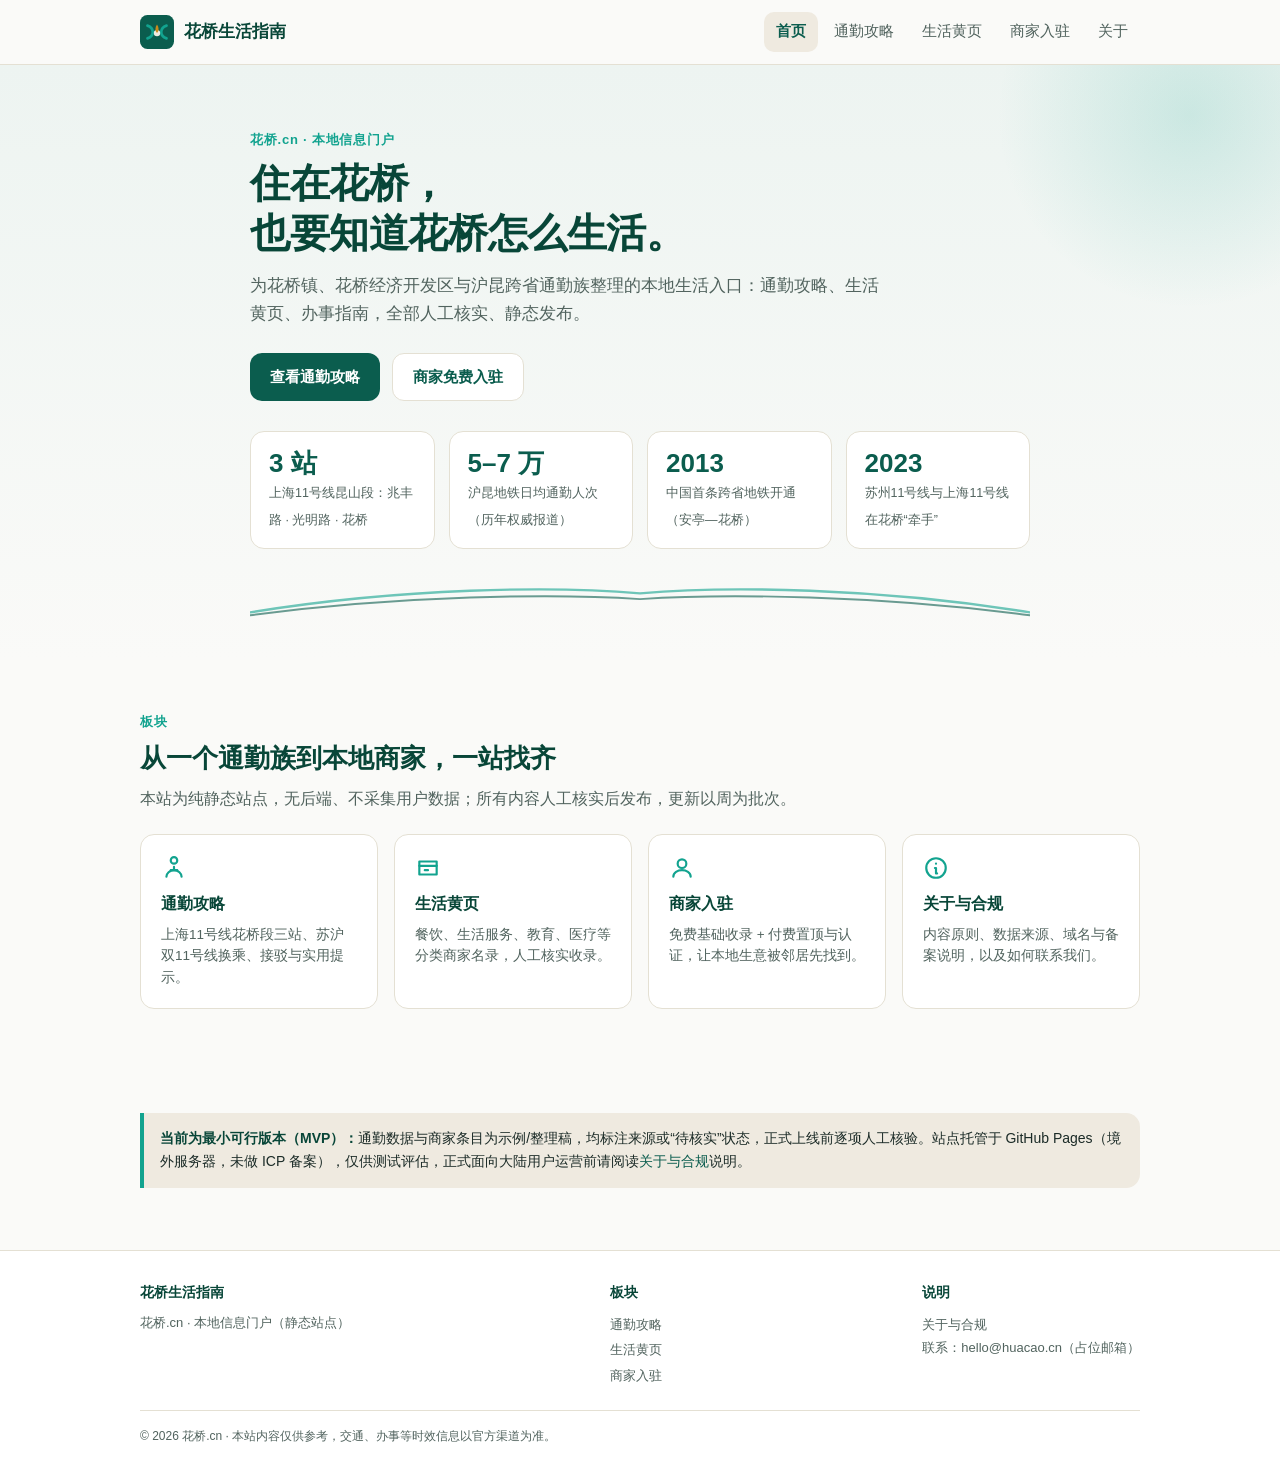
<file: index.html>
<!DOCTYPE html>
<html lang="zh-CN">
<head>
<meta charset="UTF-8">
<meta name="viewport" content="width=device-width, initial-scale=1.0">
<title>花桥生活指南 · 花桥.cn</title>
<meta name="description" content="花桥生活指南：面向花桥与沪昆通勤族的本地信息门户，提供上海地铁11号线花桥段通勤攻略、花桥生活黄页与办事指南。">
<link rel="icon" type="image/svg+xml" href="data:image/svg+xml,%3Csvg xmlns='http://www.w3.org/2000/svg' viewBox='0 0 64 64'%3E%3Crect width='64' height='64' rx='14' fill='%230B5D4E'/%3E%3Cpath d='M14 44c6-2 10-6 10-12s-4-10-10-12' stroke='%2312A38F' stroke-width='5' fill='none' stroke-linecap='round'/%3E%3Cpath d='M50 44c-6-2-10-6-10-12s4-10 10-12' stroke='%2312A38F' stroke-width='5' fill='none' stroke-linecap='round'/%3E%3Ccircle cx='32' cy='34' r='6' fill='%23EFEAE0'/%3E%3Cpath d='M32 18c-4 6-4 12 0 16 4-4 4-10 0-16z' fill='%23C98A1B'/%3E%3C/svg%3E">
<link rel="stylesheet" href="assets/style.css">
</head>
<body>

<header class="site-header">
  <div class="container header-inner">
    <a class="brand" href="index.html">
      <svg width="34" height="34" viewBox="0 0 64 64" aria-hidden="true">
        <rect width="64" height="64" rx="14" fill="#0B5D4E"/>
        <path d="M14 44c6-2 10-6 10-12s-4-10-10-12" stroke="#12A38F" stroke-width="5" fill="none" stroke-linecap="round"/>
        <path d="M50 44c-6-2-10-6-10-12s4-10 10-12" stroke="#12A38F" stroke-width="5" fill="none" stroke-linecap="round"/>
        <circle cx="32" cy="34" r="6" fill="#EFEAE0"/>
        <path d="M32 18c-4 6-4 12 0 16 4-4 4-10 0-16z" fill="#C98A1B"/>
      </svg>
      花桥生活指南
    </a>
    <nav class="nav">
      <a href="index.html" class="active">首页</a>
      <a href="commute.html">通勤攻略</a>
      <a href="directory.html">生活黄页</a>
      <a href="join.html">商家入驻</a>
      <a href="about.html">关于</a>
    </nav>
  </div>
</header>

<section class="hero">
  <div class="container hero-inner">
    <div class="kicker">花桥.cn · 本地信息门户</div>
    <h1>住在花桥，<br>也要知道花桥怎么生活。</h1>
    <p class="sub">为花桥镇、花桥经济开发区与沪昆跨省通勤族整理的本地生活入口：通勤攻略、生活黄页、办事指南，全部人工核实、静态发布。</p>
    <div class="hero-cta">
      <a class="btn btn-primary" href="commute.html">查看通勤攻略</a>
      <a class="btn btn-ghost" href="join.html">商家免费入驻</a>
    </div>

    <div class="stats">
      <div class="stat"><b>3 站</b><span>上海11号线昆山段：兆丰路 · 光明路 · 花桥</span></div>
      <div class="stat"><b>5–7 万</b><span>沪昆地铁日均通勤人次（历年权威报道）</span></div>
      <div class="stat"><b>2013</b><span>中国首条跨省地铁开通（安亭—花桥）</span></div>
      <div class="stat"><b>2023</b><span>苏州11号线与上海11号线在花桥“牵手”</span></div>
    </div>

    <svg class="hero-bridge" viewBox="0 0 820 36" aria-hidden="true" style="width:100%;height:36px;opacity:.6">
      <path d="M0 30 C160 4 320 2 410 10 C500 2 660 4 820 30" stroke="#12A38F" stroke-width="2.5" fill="none" stroke-linecap="round"/>
      <path d="M0 33 C160 12 320 10 410 16 C500 10 660 12 820 33" stroke="#0B5D4E" stroke-width="2" fill="none" stroke-linecap="round"/>
    </svg>
  </div>
</section>

<section class="section">
  <div class="container">
    <div class="kicker">板块</div>
    <h2 class="title">从一个通勤族到本地商家，一站找齐</h2>
    <p class="lead">本站为纯静态站点，无后端、不采集用户数据；所有内容人工核实后发布，更新以周为批次。</p>
    <div class="grid">
      <a class="card" href="commute.html">
        <svg class="ico" width="26" height="26" viewBox="0 0 24 24" fill="none" stroke="currentColor" stroke-width="2" stroke-linecap="round" stroke-linejoin="round"><circle cx="12" cy="5" r="3"/><path d="M5 20c0-3 3-6 7-6s7 3 7 6"/><path d="M12 11v3"/><path d="M9 14h6"/></svg>
        <h3>通勤攻略</h3>
        <p>上海11号线花桥段三站、苏沪双11号线换乘、接驳与实用提示。</p>
      </a>
      <a class="card" href="directory.html">
        <svg class="ico" width="26" height="26" viewBox="0 0 24 24" fill="none" stroke="currentColor" stroke-width="2" stroke-linecap="round" stroke-linejoin="round"><path d="M4 6h16v12H4z"/><path d="M4 10h16"/><path d="M9 14h3"/></svg>
        <h3>生活黄页</h3>
        <p>餐饮、生活服务、教育、医疗等分类商家名录，人工核实收录。</p>
      </a>
      <a class="card" href="join.html">
        <svg class="ico" width="26" height="26" viewBox="0 0 24 24" fill="none" stroke="currentColor" stroke-width="2" stroke-linecap="round" stroke-linejoin="round"><circle cx="12" cy="8" r="4"/><path d="M4 20c0-4 4-6 8-6s8 2 8 6"/></svg>
        <h3>商家入驻</h3>
        <p>免费基础收录 + 付费置顶与认证，让本地生意被邻居先找到。</p>
      </a>
      <a class="card" href="about.html">
        <svg class="ico" width="26" height="26" viewBox="0 0 24 24" fill="none" stroke="currentColor" stroke-width="2" stroke-linecap="round" stroke-linejoin="round"><circle cx="12" cy="12" r="9"/><path d="M12 8h.01"/><path d="M11 12h1v5h1"/></svg>
        <h3>关于与合规</h3>
        <p>内容原则、数据来源、域名与备案说明，以及如何联系我们。</p>
      </a>
    </div>
  </div>
</section>

<section class="section-tight">
  <div class="container">
    <div class="tip">
      <b>当前为最小可行版本（MVP）：</b>通勤数据与商家条目为示例/整理稿，均标注来源或“待核实”状态，正式上线前逐项人工核验。站点托管于 GitHub Pages（境外服务器，未做 ICP 备案），仅供测试评估，正式面向大陆用户运营前请阅读<a href="about.html">关于与合规</a>说明。
    </div>
  </div>
</section>

<footer class="site-footer">
  <div class="container">
    <div class="footer-inner">
      <div class="col">
        <b>花桥生活指南</b>
        <span>花桥.cn · 本地信息门户（静态站点）</span>
      </div>
      <div class="col">
        <b>板块</b>
        <a href="commute.html">通勤攻略</a>
        <a href="directory.html">生活黄页</a>
        <a href="join.html">商家入驻</a>
      </div>
      <div class="col">
        <b>说明</b>
        <a href="about.html">关于与合规</a>
        <span>联系：hello@huacao.cn（占位邮箱）</span>
      </div>
    </div>
    <div class="copyright">© 2026 花桥.cn · 本站内容仅供参考，交通、办事等时效信息以官方渠道为准。</div>
  </div>
</footer>

</body>
</html>
</file>
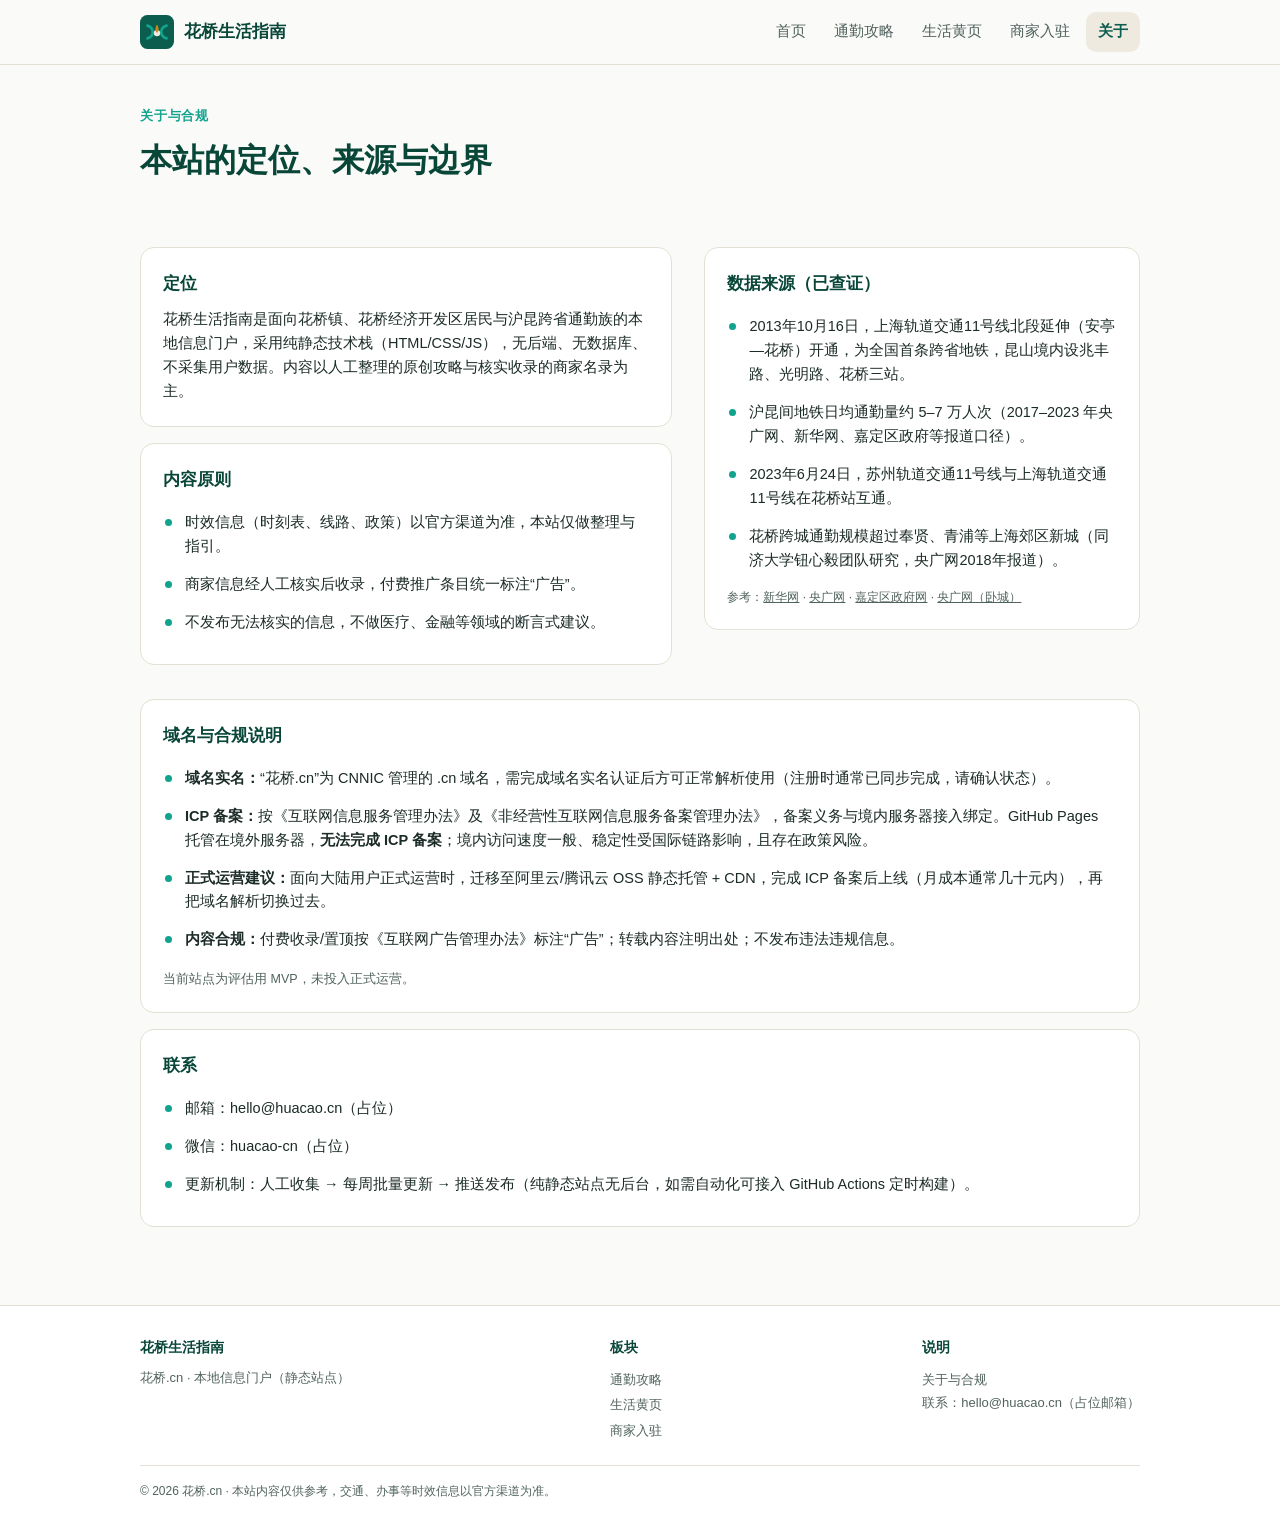
<file: about.html>
<!DOCTYPE html>
<html lang="zh-CN">
<head>
<meta charset="UTF-8">
<meta name="viewport" content="width=device-width, initial-scale=1.0">
<title>关于与合规 · 花桥生活指南</title>
<meta name="description" content="花桥生活指南的定位、内容原则、数据来源与域名备案合规说明。">
<link rel="icon" type="image/svg+xml" href="data:image/svg+xml,%3Csvg xmlns='http://www.w3.org/2000/svg' viewBox='0 0 64 64'%3E%3Crect width='64' height='64' rx='14' fill='%230B5D4E'/%3E%3Cpath d='M14 44c6-2 10-6 10-12s-4-10-10-12' stroke='%2312A38F' stroke-width='5' fill='none' stroke-linecap='round'/%3E%3Cpath d='M50 44c-6-2-10-6-10-12s4-10 10-12' stroke='%2312A38F' stroke-width='5' fill='none' stroke-linecap='round'/%3E%3Ccircle cx='32' cy='34' r='6' fill='%23EFEAE0'/%3E%3Cpath d='M32 18c-4 6-4 12 0 16 4-4 4-10 0-16z' fill='%23C98A1B'/%3E%3C/svg%3E">
<link rel="stylesheet" href="assets/style.css">
</head>
<body>

<header class="site-header">
  <div class="container header-inner">
    <a class="brand" href="index.html">
      <svg width="34" height="34" viewBox="0 0 64 64" aria-hidden="true">
        <rect width="64" height="64" rx="14" fill="#0B5D4E"/>
        <path d="M14 44c6-2 10-6 10-12s-4-10-10-12" stroke="#12A38F" stroke-width="5" fill="none" stroke-linecap="round"/>
        <path d="M50 44c-6-2-10-6-10-12s4-10 10-12" stroke="#12A38F" stroke-width="5" fill="none" stroke-linecap="round"/>
        <circle cx="32" cy="34" r="6" fill="#EFEAE0"/>
        <path d="M32 18c-4 6-4 12 0 16 4-4 4-10 0-16z" fill="#C98A1B"/>
      </svg>
      花桥生活指南
    </a>
    <nav class="nav">
      <a href="index.html">首页</a>
      <a href="commute.html">通勤攻略</a>
      <a href="directory.html">生活黄页</a>
      <a href="join.html">商家入驻</a>
      <a href="about.html" class="active">关于</a>
    </nav>
  </div>
</header>

<section class="page-hero">
  <div class="container">
    <div class="kicker">关于与合规</div>
    <h1>本站的定位、来源与边界</h1>
  </div>
</section>

<section class="section">
  <div class="container">
    <div class="split">
      <div>
        <div class="panel">
          <h3>定位</h3>
          <p style="font-size:14.5px">花桥生活指南是面向花桥镇、花桥经济开发区居民与沪昆跨省通勤族的本地信息门户，采用纯静态技术栈（HTML/CSS/JS），无后端、无数据库、不采集用户数据。内容以人工整理的原创攻略与核实收录的商家名录为主。</p>
        </div>
        <div class="panel">
          <h3>内容原则</h3>
          <ul>
            <li>时效信息（时刻表、线路、政策）以官方渠道为准，本站仅做整理与指引。</li>
            <li>商家信息经人工核实后收录，付费推广条目统一标注“广告”。</li>
            <li>不发布无法核实的信息，不做医疗、金融等领域的断言式建议。</li>
          </ul>
        </div>
      </div>
      <div>
        <div class="panel">
          <h3>数据来源（已查证）</h3>
          <ul>
            <li>2013年10月16日，上海轨道交通11号线北段延伸（安亭—花桥）开通，为全国首条跨省地铁，昆山境内设兆丰路、光明路、花桥三站。</li>
            <li>沪昆间地铁日均通勤量约 5–7 万人次（2017–2023 年央广网、新华网、嘉定区政府等报道口径）。</li>
            <li>2023年6月24日，苏州轨道交通11号线与上海轨道交通11号线在花桥站互通。</li>
            <li>花桥跨城通勤规模超过奉贤、青浦等上海郊区新城（同济大学钮心毅团队研究，央广网2018年报道）。</li>
          </ul>
          <p class="src-line">参考：<a href="https://www.news.cn/local/2023-06/24/c_1129714403.htm">新华网</a> · <a href="https://news.cnr.cn/native/gd/20171202/t20171202_524047512.shtml">央广网</a> · <a href="http://www.jiading.gov.cn/xinwen/mtkjd/content_581062">嘉定区政府网</a> · <a href="https://www.cnr.cn/shanghai/tt/20180814/t20180814_524331389.shtml">央广网（卧城）</a></p>
        </div>
      </div>
    </div>

    <div class="panel" style="margin-top:18px">
      <h3>域名与合规说明</h3>
      <ul>
        <li><b>域名实名：</b>“花桥.cn”为 CNNIC 管理的 .cn 域名，需完成域名实名认证后方可正常解析使用（注册时通常已同步完成，请确认状态）。</li>
        <li><b>ICP 备案：</b>按《互联网信息服务管理办法》及《非经营性互联网信息服务备案管理办法》，备案义务与境内服务器接入绑定。GitHub Pages 托管在境外服务器，<strong>无法完成 ICP 备案</strong>；境内访问速度一般、稳定性受国际链路影响，且存在政策风险。</li>
        <li><b>正式运营建议：</b>面向大陆用户正式运营时，迁移至阿里云/腾讯云 OSS 静态托管 + CDN，完成 ICP 备案后上线（月成本通常几十元内），再把域名解析切换过去。</li>
        <li><b>内容合规：</b>付费收录/置顶按《互联网广告管理办法》标注“广告”；转载内容注明出处；不发布违法违规信息。</li>
      </ul>
      <p class="note">当前站点为评估用 MVP，未投入正式运营。</p>
    </div>

    <div class="panel">
      <h3>联系</h3>
      <ul>
        <li>邮箱：hello@huacao.cn（占位）</li>
        <li>微信：huacao-cn（占位）</li>
        <li>更新机制：人工收集 → 每周批量更新 → 推送发布（纯静态站点无后台，如需自动化可接入 GitHub Actions 定时构建）。</li>
      </ul>
    </div>
  </div>
</section>

<footer class="site-footer">
  <div class="container">
    <div class="footer-inner">
      <div class="col">
        <b>花桥生活指南</b>
        <span>花桥.cn · 本地信息门户（静态站点）</span>
      </div>
      <div class="col">
        <b>板块</b>
        <a href="commute.html">通勤攻略</a>
        <a href="directory.html">生活黄页</a>
        <a href="join.html">商家入驻</a>
      </div>
      <div class="col">
        <b>说明</b>
        <a href="about.html">关于与合规</a>
        <span>联系：hello@huacao.cn（占位邮箱）</span>
      </div>
    </div>
    <div class="copyright">© 2026 花桥.cn · 本站内容仅供参考，交通、办事等时效信息以官方渠道为准。</div>
  </div>
</footer>

</body>
</html>
</file>
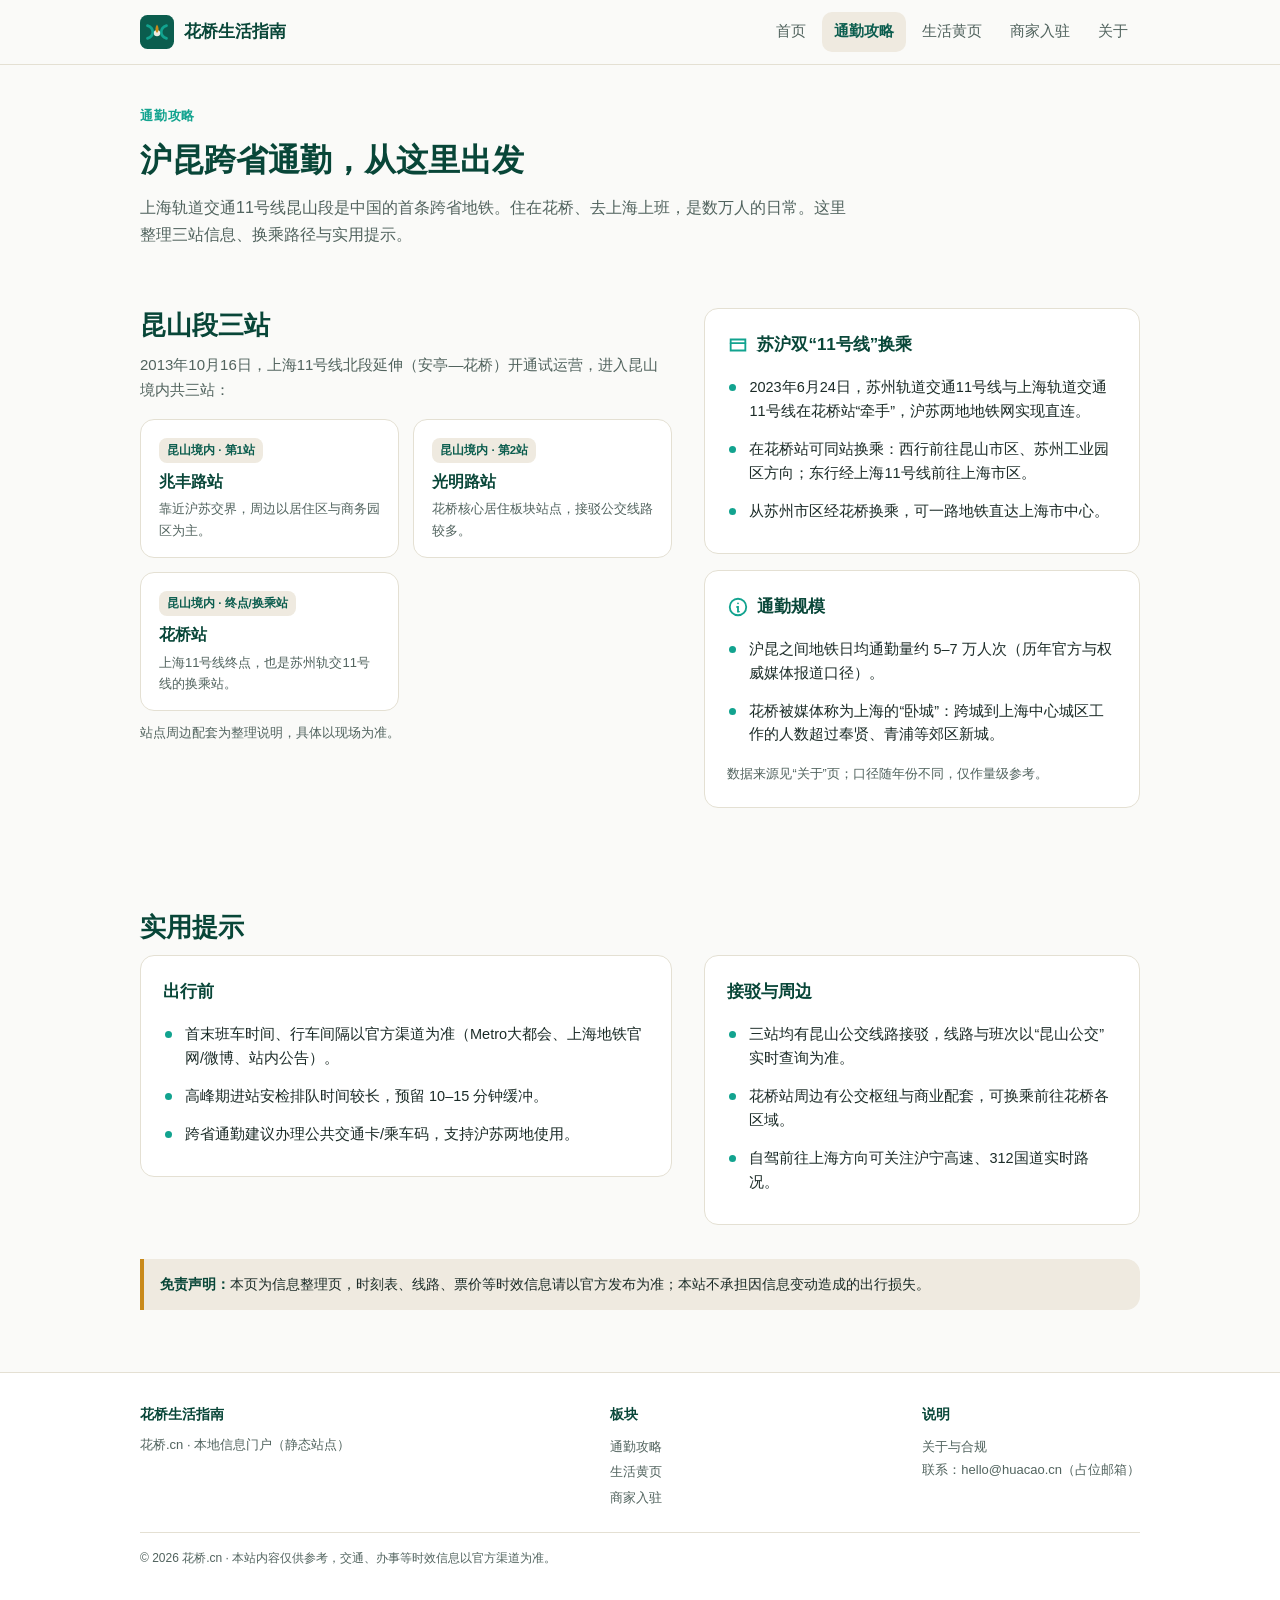
<file: commute.html>
<!DOCTYPE html>
<html lang="zh-CN">
<head>
<meta charset="UTF-8">
<meta name="viewport" content="width=device-width, initial-scale=1.0">
<title>通勤攻略 · 花桥生活指南</title>
<meta name="description" content="上海地铁11号线花桥段通勤攻略：兆丰路、光明路、花桥三站，苏沪双11号线换乘，沪昆跨省通勤实用提示。">
<link rel="icon" type="image/svg+xml" href="data:image/svg+xml,%3Csvg xmlns='http://www.w3.org/2000/svg' viewBox='0 0 64 64'%3E%3Crect width='64' height='64' rx='14' fill='%230B5D4E'/%3E%3Cpath d='M14 44c6-2 10-6 10-12s-4-10-10-12' stroke='%2312A38F' stroke-width='5' fill='none' stroke-linecap='round'/%3E%3Cpath d='M50 44c-6-2-10-6-10-12s4-10 10-12' stroke='%2312A38F' stroke-width='5' fill='none' stroke-linecap='round'/%3E%3Ccircle cx='32' cy='34' r='6' fill='%23EFEAE0'/%3E%3Cpath d='M32 18c-4 6-4 12 0 16 4-4 4-10 0-16z' fill='%23C98A1B'/%3E%3C/svg%3E">
<link rel="stylesheet" href="assets/style.css">
</head>
<body>

<header class="site-header">
  <div class="container header-inner">
    <a class="brand" href="index.html">
      <svg width="34" height="34" viewBox="0 0 64 64" aria-hidden="true">
        <rect width="64" height="64" rx="14" fill="#0B5D4E"/>
        <path d="M14 44c6-2 10-6 10-12s-4-10-10-12" stroke="#12A38F" stroke-width="5" fill="none" stroke-linecap="round"/>
        <path d="M50 44c-6-2-10-6-10-12s4-10 10-12" stroke="#12A38F" stroke-width="5" fill="none" stroke-linecap="round"/>
        <circle cx="32" cy="34" r="6" fill="#EFEAE0"/>
        <path d="M32 18c-4 6-4 12 0 16 4-4 4-10 0-16z" fill="#C98A1B"/>
      </svg>
      花桥生活指南
    </a>
    <nav class="nav">
      <a href="index.html">首页</a>
      <a href="commute.html" class="active">通勤攻略</a>
      <a href="directory.html">生活黄页</a>
      <a href="join.html">商家入驻</a>
      <a href="about.html">关于</a>
    </nav>
  </div>
</header>

<section class="page-hero">
  <div class="container">
    <div class="kicker">通勤攻略</div>
    <h1>沪昆跨省通勤，从这里出发</h1>
    <p class="sub">上海轨道交通11号线昆山段是中国的首条跨省地铁。住在花桥、去上海上班，是数万人的日常。这里整理三站信息、换乘路径与实用提示。</p>
  </div>
</section>

<section class="section">
  <div class="container">
    <div class="split">
      <div>
        <h2 class="title">昆山段三站</h2>
        <p class="lede">2013年10月16日，上海11号线北段延伸（安亭—花桥）开通试运营，进入昆山境内共三站：</p>
        <div class="biz-list" style="margin-top:16px">
          <div class="biz">
            <div>
              <span class="tag">昆山境内 · 第1站</span>
              <h4>兆丰路站</h4>
              <p>靠近沪苏交界，周边以居住区与商务园区为主。</p>
            </div>
          </div>
          <div class="biz">
            <div>
              <span class="tag">昆山境内 · 第2站</span>
              <h4>光明路站</h4>
              <p>花桥核心居住板块站点，接驳公交线路较多。</p>
            </div>
          </div>
          <div class="biz">
            <div>
              <span class="tag">昆山境内 · 终点/换乘站</span>
              <h4>花桥站</h4>
              <p>上海11号线终点，也是苏州轨交11号线的换乘站。</p>
            </div>
          </div>
        </div>
        <p class="small-note" style="margin-top:12px">站点周边配套为整理说明，具体以现场为准。</p>
      </div>
      <div>
        <div class="panel">
          <h3>
            <svg width="22" height="22" viewBox="0 0 24 24" fill="none" stroke="currentColor" stroke-width="2" stroke-linecap="round"><path d="M4 6h16v12H4z"/><path d="M4 10h16"/></svg>
            苏沪双“11号线”换乘
          </h3>
          <ul>
            <li>2023年6月24日，苏州轨道交通11号线与上海轨道交通11号线在花桥站“牵手”，沪苏两地地铁网实现直连。</li>
            <li>在花桥站可同站换乘：西行前往昆山市区、苏州工业园区方向；东行经上海11号线前往上海市区。</li>
            <li>从苏州市区经花桥换乘，可一路地铁直达上海市中心。</li>
          </ul>
        </div>
        <div class="panel">
          <h3>
            <svg width="22" height="22" viewBox="0 0 24 24" fill="none" stroke="currentColor" stroke-width="2" stroke-linecap="round"><circle cx="12" cy="12" r="9"/><path d="M12 8h.01"/><path d="M11 12h1v5h1"/></svg>
            通勤规模
          </h3>
          <ul>
            <li>沪昆之间地铁日均通勤量约 5–7 万人次（历年官方与权威媒体报道口径）。</li>
            <li>花桥被媒体称为上海的“卧城”：跨城到上海中心城区工作的人数超过奉贤、青浦等郊区新城。</li>
          </ul>
          <p class="note">数据来源见“关于”页；口径随年份不同，仅作量级参考。</p>
        </div>
      </div>
    </div>
  </div>
</section>

<section class="section-tight">
  <div class="container">
    <h2 class="title">实用提示</h2>
    <div class="split">
      <div class="panel">
        <h3>出行前</h3>
        <ul>
          <li>首末班车时间、行车间隔以官方渠道为准（Metro大都会、上海地铁官网/微博、站内公告）。</li>
          <li>高峰期进站安检排队时间较长，预留 10–15 分钟缓冲。</li>
          <li>跨省通勤建议办理公共交通卡/乘车码，支持沪苏两地使用。</li>
        </ul>
      </div>
      <div class="panel">
        <h3>接驳与周边</h3>
        <ul>
          <li>三站均有昆山公交线路接驳，线路与班次以“昆山公交”实时查询为准。</li>
          <li>花桥站周边有公交枢纽与商业配套，可换乘前往花桥各区域。</li>
          <li>自驾前往上海方向可关注沪宁高速、312国道实时路况。</li>
        </ul>
      </div>
    </div>
    <div class="tip warn">
      <b>免责声明：</b>本页为信息整理页，时刻表、线路、票价等时效信息请以官方发布为准；本站不承担因信息变动造成的出行损失。
    </div>
  </div>
</section>

<footer class="site-footer">
  <div class="container">
    <div class="footer-inner">
      <div class="col">
        <b>花桥生活指南</b>
        <span>花桥.cn · 本地信息门户（静态站点）</span>
      </div>
      <div class="col">
        <b>板块</b>
        <a href="commute.html">通勤攻略</a>
        <a href="directory.html">生活黄页</a>
        <a href="join.html">商家入驻</a>
      </div>
      <div class="col">
        <b>说明</b>
        <a href="about.html">关于与合规</a>
        <span>联系：hello@huacao.cn（占位邮箱）</span>
      </div>
    </div>
    <div class="copyright">© 2026 花桥.cn · 本站内容仅供参考，交通、办事等时效信息以官方渠道为准。</div>
  </div>
</footer>

</body>
</html>
</file>
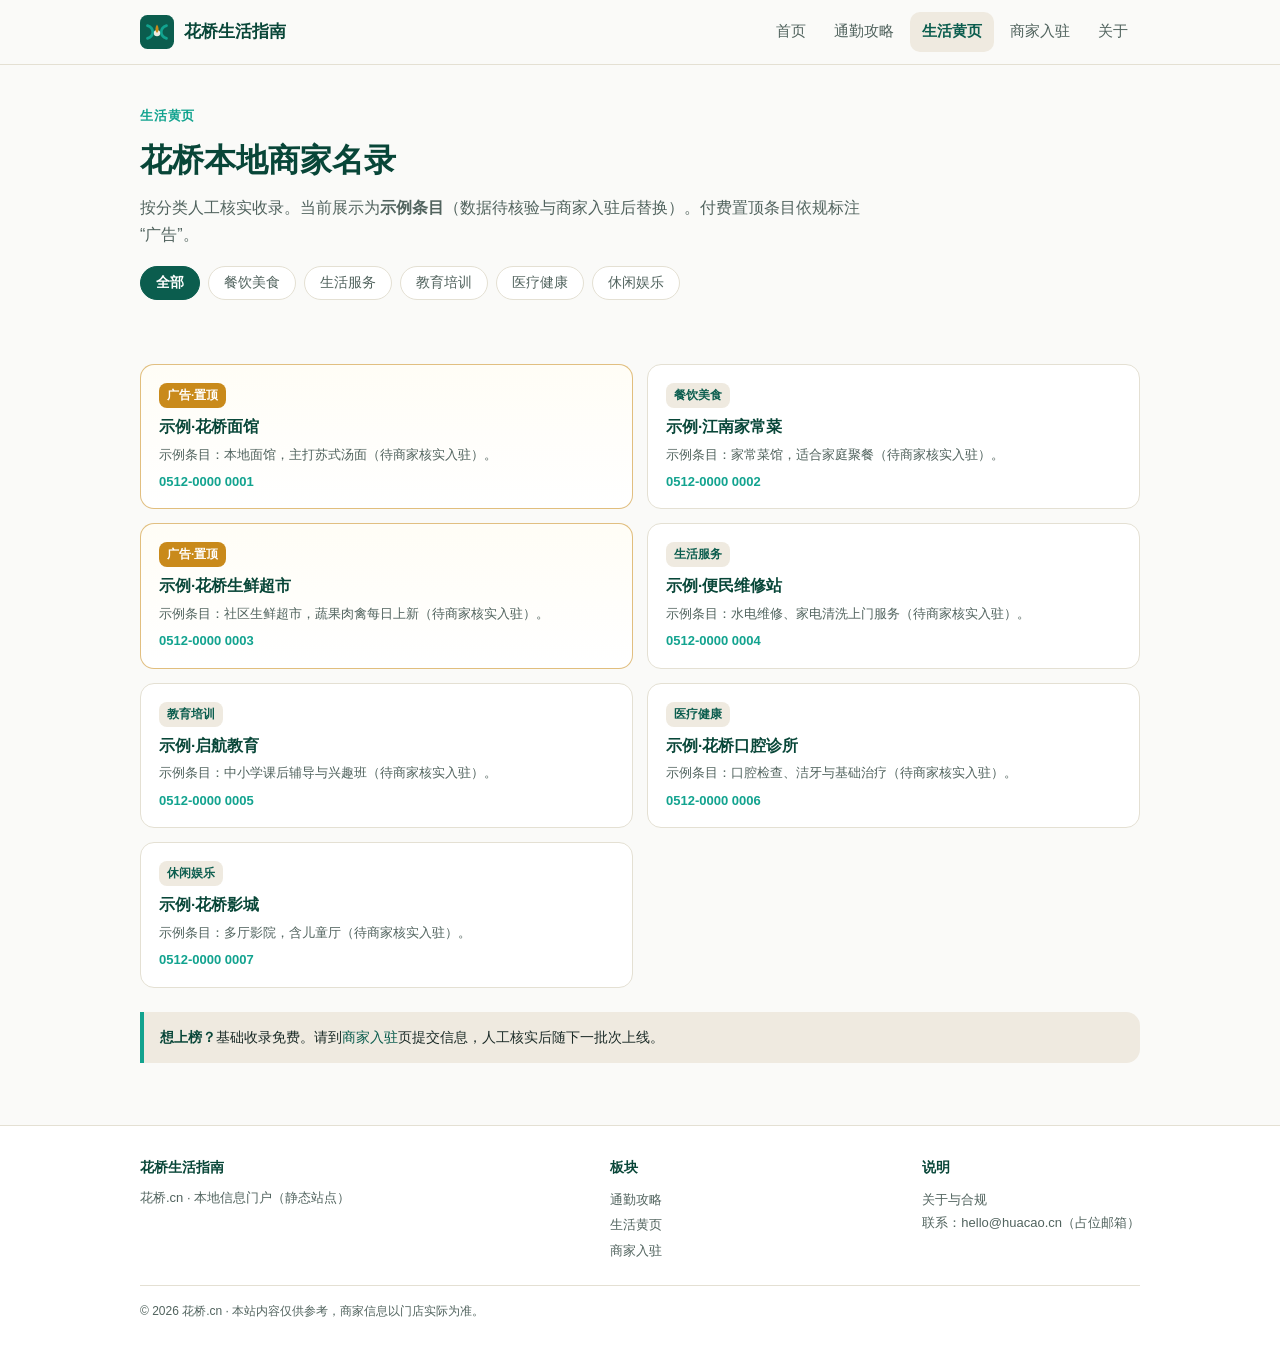
<file: directory.html>
<!DOCTYPE html>
<html lang="zh-CN">
<head>
<meta charset="UTF-8">
<meta name="viewport" content="width=device-width, initial-scale=1.0">
<title>生活黄页 · 花桥生活指南</title>
<meta name="description" content="花桥生活黄页：餐饮、生活服务、教育、医疗等分类商家名录，人工核实收录，支持商家免费入驻与付费置顶。">
<link rel="icon" type="image/svg+xml" href="data:image/svg+xml,%3Csvg xmlns='http://www.w3.org/2000/svg' viewBox='0 0 64 64'%3E%3Crect width='64' height='64' rx='14' fill='%230B5D4E'/%3E%3Cpath d='M14 44c6-2 10-6 10-12s-4-10-10-12' stroke='%2312A38F' stroke-width='5' fill='none' stroke-linecap='round'/%3E%3Cpath d='M50 44c-6-2-10-6-10-12s4-10 10-12' stroke='%2312A38F' stroke-width='5' fill='none' stroke-linecap='round'/%3E%3Ccircle cx='32' cy='34' r='6' fill='%23EFEAE0'/%3E%3Cpath d='M32 18c-4 6-4 12 0 16 4-4 4-10 0-16z' fill='%23C98A1B'/%3E%3C/svg%3E">
<link rel="stylesheet" href="assets/style.css">
</head>
<body>

<header class="site-header">
  <div class="container header-inner">
    <a class="brand" href="index.html">
      <svg width="34" height="34" viewBox="0 0 64 64" aria-hidden="true">
        <rect width="64" height="64" rx="14" fill="#0B5D4E"/>
        <path d="M14 44c6-2 10-6 10-12s-4-10-10-12" stroke="#12A38F" stroke-width="5" fill="none" stroke-linecap="round"/>
        <path d="M50 44c-6-2-10-6-10-12s4-10 10-12" stroke="#12A38F" stroke-width="5" fill="none" stroke-linecap="round"/>
        <circle cx="32" cy="34" r="6" fill="#EFEAE0"/>
        <path d="M32 18c-4 6-4 12 0 16 4-4 4-10 0-16z" fill="#C98A1B"/>
      </svg>
      花桥生活指南
    </a>
    <nav class="nav">
      <a href="index.html">首页</a>
      <a href="commute.html">通勤攻略</a>
      <a href="directory.html" class="active">生活黄页</a>
      <a href="join.html">商家入驻</a>
      <a href="about.html">关于</a>
    </nav>
  </div>
</header>

<section class="page-hero">
  <div class="container">
    <div class="kicker">生活黄页</div>
    <h1>花桥本地商家名录</h1>
    <p class="sub">按分类人工核实收录。当前展示为<strong>示例条目</strong>（数据待核验与商家入驻后替换）。付费置顶条目依规标注“广告”。</p>
    <div class="filters" id="filters">
      <button class="on" data-cat="全部">全部</button>
      <button data-cat="餐饮美食">餐饮美食</button>
      <button data-cat="生活服务">生活服务</button>
      <button data-cat="教育培训">教育培训</button>
      <button data-cat="医疗健康">医疗健康</button>
      <button data-cat="休闲娱乐">休闲娱乐</button>
    </div>
  </div>
</section>

<section class="section-tight">
  <div class="container">
    <div class="biz-list" id="bizList"></div>
    <div class="tip" style="margin-top:24px">
      <b>想上榜？</b>基础收录免费。请到<a href="join.html">商家入驻</a>页提交信息，人工核实后随下一批次上线。
    </div>
  </div>
</section>

<footer class="site-footer">
  <div class="container">
    <div class="footer-inner">
      <div class="col">
        <b>花桥生活指南</b>
        <span>花桥.cn · 本地信息门户（静态站点）</span>
      </div>
      <div class="col">
        <b>板块</b>
        <a href="commute.html">通勤攻略</a>
        <a href="directory.html">生活黄页</a>
        <a href="join.html">商家入驻</a>
      </div>
      <div class="col">
        <b>说明</b>
        <a href="about.html">关于与合规</a>
        <span>联系：hello@huacao.cn（占位邮箱）</span>
      </div>
    </div>
    <div class="copyright">© 2026 花桥.cn · 本站内容仅供参考，商家信息以门店实际为准。</div>
  </div>
</footer>

<script>
(function () {
  // 示例数据：条目名称、分类、一句话介绍、电话（占位）、是否置顶广告。
  // 上线前由人工核验并替换为真实商家；付费置顶条目 feature=true。
  var DATA = [
    { name: "示例·花桥面馆", cat: "餐饮美食", desc: "示例条目：本地面馆，主打苏式汤面（待商家核实入驻）。", phone: "0512-0000 0001", feature: true },
    { name: "示例·江南家常菜", cat: "餐饮美食", desc: "示例条目：家常菜馆，适合家庭聚餐（待商家核实入驻）。", phone: "0512-0000 0002", feature: false },
    { name: "示例·花桥生鲜超市", cat: "生活服务", desc: "示例条目：社区生鲜超市，蔬果肉禽每日上新（待商家核实入驻）。", phone: "0512-0000 0003", feature: true },
    { name: "示例·便民维修站", cat: "生活服务", desc: "示例条目：水电维修、家电清洗上门服务（待商家核实入驻）。", phone: "0512-0000 0004", feature: false },
    { name: "示例·启航教育", cat: "教育培训", desc: "示例条目：中小学课后辅导与兴趣班（待商家核实入驻）。", phone: "0512-0000 0005", feature: false },
    { name: "示例·花桥口腔诊所", cat: "医疗健康", desc: "示例条目：口腔检查、洁牙与基础治疗（待商家核实入驻）。", phone: "0512-0000 0006", feature: false },
    { name: "示例·花桥影城", cat: "休闲娱乐", desc: "示例条目：多厅影院，含儿童厅（待商家核实入驻）。", phone: "0512-0000 0007", feature: false }
  ];

  var listEl = document.getElementById("bizList");
  var filterEls = [].slice.call(document.querySelectorAll("#filters button"));
  var current = "全部";

  function render() {
    var html = "";
    DATA.forEach(function (b) {
      if (current !== "全部" && b.cat !== current) return;
      html += '<div class="biz' + (b.feature ? " featured" : "") + '">' +
        '<div style="flex:1">' +
        '<span class="tag">' + (b.feature ? "广告·置顶" : b.cat) + '</span>' +
        '<h4>' + b.name + '</h4>' +
        '<p>' + b.desc + '</p>' +
        '<div class="phone">' + b.phone + '</div>' +
        '</div></div>';
    });
    listEl.innerHTML = html || '<p class="small-note">该分类暂无条目，等待商家入驻。</p>';
  }

  filterEls.forEach(function (btn) {
    btn.addEventListener("click", function () {
      current = btn.getAttribute("data-cat");
      filterEls.forEach(function (b) { b.classList.remove("on"); });
      btn.classList.add("on");
      render();
    });
  });

  render();
})();
</script>

</body>
</html>
</file>
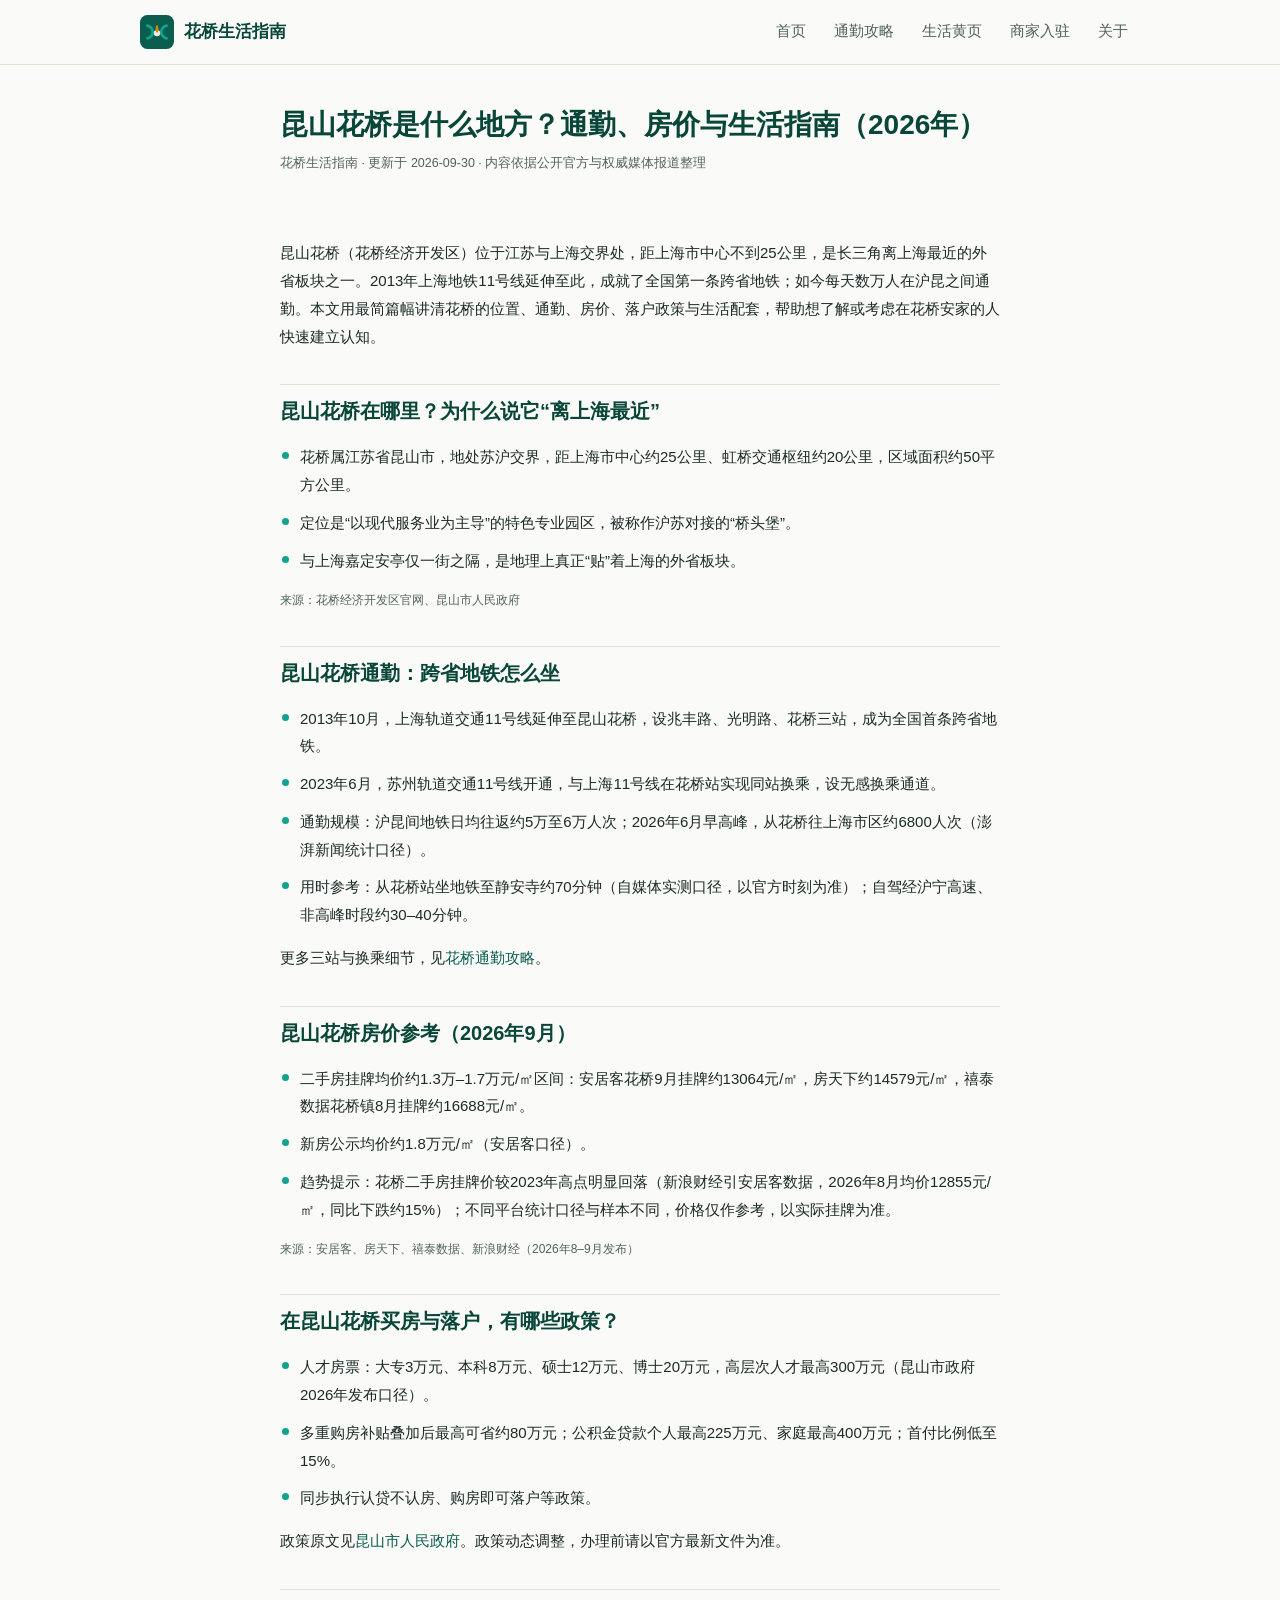
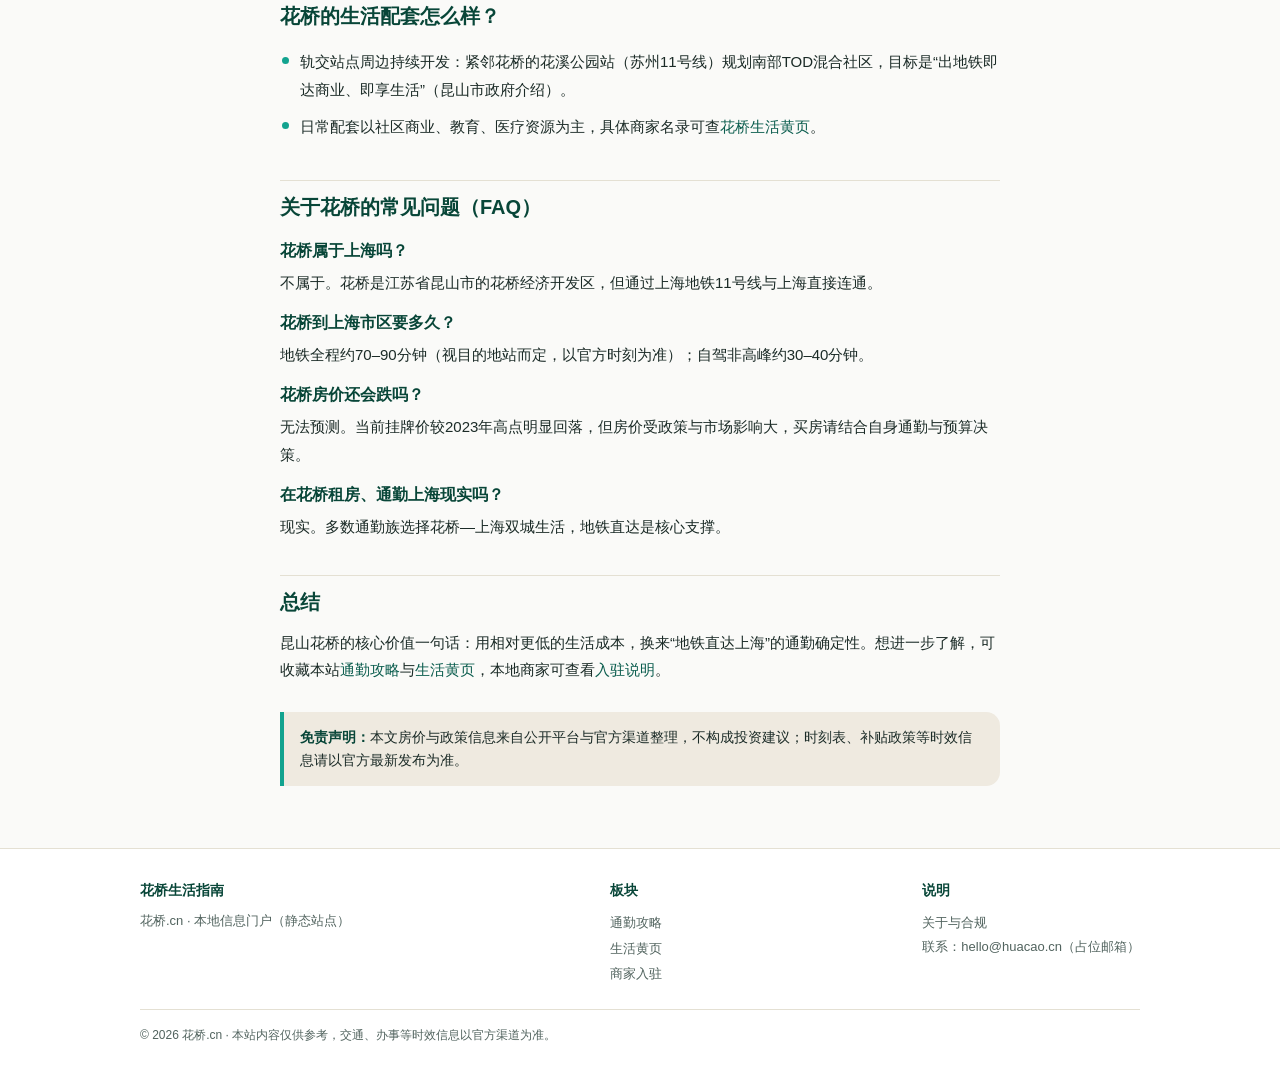
<file: huaqiao-guide.html>
<!DOCTYPE html>
<html lang="zh-CN">
<head>
<meta charset="UTF-8">
<meta name="viewport" content="width=device-width, initial-scale=1.0">
<title>昆山花桥是什么地方？通勤、房价与生活指南（2026年）</title>
<meta name="description" content="昆山花桥位于苏沪交界，地铁11号线跨省直达上海。一文读懂花桥通勤时长、房价参考与落户政策，附花桥本地生活黄页指南。">
<link rel="icon" type="image/svg+xml" href="data:image/svg+xml,%3Csvg xmlns='http://www.w3.org/2000/svg' viewBox='0 0 64 64'%3E%3Crect width='64' height='64' rx='14' fill='%230B5D4E'/%3E%3Cpath d='M14 44c6-2 10-6 10-12s-4-10-10-12' stroke='%2312A38F' stroke-width='5' fill='none' stroke-linecap='round'/%3E%3Cpath d='M50 44c-6-2-10-6-10-12s4-10 10-12' stroke='%2312A38F' stroke-width='5' fill='none' stroke-linecap='round'/%3E%3Ccircle cx='32' cy='34' r='6' fill='%23EFEAE0'/%3E%3Cpath d='M32 18c-4 6-4 12 0 16 4-4 4-10 0-16z' fill='%23C98A1B'/%3E%3C/svg%3E">
<link rel="stylesheet" href="assets/style.css">
<script type="application/ld+json">
{
  "@context": "https://schema.org",
  "@type": "Article",
  "headline": "昆山花桥是什么地方？通勤、房价与生活指南（2026年）",
  "description": "昆山花桥位于苏沪交界，地铁11号线跨省直达上海。一文读懂花桥通勤时长、房价参考与落户政策。",
  "dateModified": "2026-09-30",
  "inLanguage": "zh-CN",
  "publisher": { "@type": "Organization", "name": "花桥生活指南" }
}
</script>
<script type="application/ld+json">
{
  "@context": "https://schema.org",
  "@type": "FAQPage",
  "mainEntity": [
    { "@type": "Question", "name": "花桥属于上海吗？", "acceptedAnswer": { "@type": "Answer", "text": "不属于。花桥是江苏省昆山市的花桥经济开发区，但通过上海地铁11号线与上海直接连通。" } },
    { "@type": "Question", "name": "花桥到上海市区要多久？", "acceptedAnswer": { "@type": "Answer", "text": "地铁全程约70–90分钟（视目的地站而定，以官方时刻为准）；自驾非高峰约30–40分钟。" } },
    { "@type": "Question", "name": "花桥房价还会跌吗？", "acceptedAnswer": { "@type": "Answer", "text": "无法预测。当前挂牌价较2023年高点明显回落，但房价受政策与市场影响大，买房请结合自身通勤与预算决策。" } },
    { "@type": "Question", "name": "在花桥租房、通勤上海现实吗？", "acceptedAnswer": { "@type": "Answer", "text": "现实。多数通勤族选择花桥—上海双城生活，地铁直达是核心支撑。" } }
  ]
}
</script>
<style>
.article{max-width:760px;margin:0 auto}
.article .meta-line{font-size:12.5px;color:var(--ink-soft);margin:8px 0 22px}
.article h1{font-size:28px;line-height:1.4;color:var(--brand-deep)}
.article h2{font-size:20px;color:var(--brand-deep);margin:34px 0 10px;padding-top:10px;border-top:1px solid var(--line)}
.article p,.article li{font-size:15px;line-height:1.85}
.article ul{list-style:none;margin:10px 0}
.article ul li{padding:5px 0 5px 20px;position:relative}
.article ul li::before{content:"";position:absolute;left:2px;top:14px;width:7px;height:7px;border-radius:50%;background:var(--teal)}
.article .faq-item{margin:14px 0}
.article .faq-item b{color:var(--brand-deep);display:block;margin-bottom:4px}
.article .src{font-size:12px;color:var(--ink-soft);margin-top:6px}
</style>
</head>
<body>

<header class="site-header">
  <div class="container header-inner">
    <a class="brand" href="index.html">
      <svg width="34" height="34" viewBox="0 0 64 64" aria-hidden="true">
        <rect width="64" height="64" rx="14" fill="#0B5D4E"/>
        <path d="M14 44c6-2 10-6 10-12s-4-10-10-12" stroke="#12A38F" stroke-width="5" fill="none" stroke-linecap="round"/>
        <path d="M50 44c-6-2-10-6-10-12s4-10 10-12" stroke="#12A38F" stroke-width="5" fill="none" stroke-linecap="round"/>
        <circle cx="32" cy="34" r="6" fill="#EFEAE0"/>
        <path d="M32 18c-4 6-4 12 0 16 4-4 4-10 0-16z" fill="#C98A1B"/>
      </svg>
      花桥生活指南
    </a>
    <nav class="nav">
      <a href="index.html">首页</a>
      <a href="commute.html">通勤攻略</a>
      <a href="directory.html">生活黄页</a>
      <a href="join.html">商家入驻</a>
      <a href="about.html">关于</a>
    </nav>
  </div>
</header>

<section class="page-hero">
  <div class="container article">
    <h1>昆山花桥是什么地方？通勤、房价与生活指南（2026年）</h1>
    <p class="meta-line">花桥生活指南 · 更新于 2026-09-30 · 内容依据公开官方与权威媒体报道整理</p>
  </div>
</section>

<section class="section-tight">
  <div class="container article">
    <p>昆山花桥（花桥经济开发区）位于江苏与上海交界处，距上海市中心不到25公里，是长三角离上海最近的外省板块之一。2013年上海地铁11号线延伸至此，成就了全国第一条跨省地铁；如今每天数万人在沪昆之间通勤。本文用最简篇幅讲清花桥的位置、通勤、房价、落户政策与生活配套，帮助想了解或考虑在花桥安家的人快速建立认知。</p>

    <h2>昆山花桥在哪里？为什么说它“离上海最近”</h2>
    <ul>
      <li>花桥属江苏省昆山市，地处苏沪交界，距上海市中心约25公里、虹桥交通枢纽约20公里，区域面积约50平方公里。</li>
      <li>定位是“以现代服务业为主导”的特色专业园区，被称作沪苏对接的“桥头堡”。</li>
      <li>与上海嘉定安亭仅一街之隔，是地理上真正“贴”着上海的外省板块。</li>
    </ul>
    <p class="src">来源：花桥经济开发区官网、昆山市人民政府</p>

    <h2>昆山花桥通勤：跨省地铁怎么坐</h2>
    <ul>
      <li>2013年10月，上海轨道交通11号线延伸至昆山花桥，设兆丰路、光明路、花桥三站，成为全国首条跨省地铁。</li>
      <li>2023年6月，苏州轨道交通11号线开通，与上海11号线在花桥站实现同站换乘，设无感换乘通道。</li>
      <li>通勤规模：沪昆间地铁日均往返约5万至6万人次；2026年6月早高峰，从花桥往上海市区约6800人次（澎湃新闻统计口径）。</li>
      <li>用时参考：从花桥站坐地铁至静安寺约70分钟（自媒体实测口径，以官方时刻为准）；自驾经沪宁高速、非高峰时段约30–40分钟。</li>
    </ul>
    <p>更多三站与换乘细节，见<a href="commute.html">花桥通勤攻略</a>。</p>

    <h2>昆山花桥房价参考（2026年9月）</h2>
    <ul>
      <li>二手房挂牌均价约1.3万–1.7万元/㎡区间：安居客花桥9月挂牌约13064元/㎡，房天下约14579元/㎡，禧泰数据花桥镇8月挂牌约16688元/㎡。</li>
      <li>新房公示均价约1.8万元/㎡（安居客口径）。</li>
      <li>趋势提示：花桥二手房挂牌价较2023年高点明显回落（新浪财经引安居客数据，2026年8月均价12855元/㎡，同比下跌约15%）；不同平台统计口径与样本不同，价格仅作参考，以实际挂牌为准。</li>
    </ul>
    <p class="src">来源：安居客、房天下、禧泰数据、新浪财经（2026年8–9月发布）</p>

    <h2>在昆山花桥买房与落户，有哪些政策？</h2>
    <ul>
      <li>人才房票：大专3万元、本科8万元、硕士12万元、博士20万元，高层次人才最高300万元（昆山市政府2026年发布口径）。</li>
      <li>多重购房补贴叠加后最高可省约80万元；公积金贷款个人最高225万元、家庭最高400万元；首付比例低至15%。</li>
      <li>同步执行认贷不认房、购房即可落户等政策。</li>
    </ul>
    <p>政策原文见<a href="https://www.ks.gov.cn/kss/qzkx/202607/068cc0d4a24b473a91224b82b4bc6f9c.shtml" rel="nofollow noopener">昆山市人民政府</a>。政策动态调整，办理前请以官方最新文件为准。</p>

    <h2>花桥的生活配套怎么样？</h2>
    <ul>
      <li>轨交站点周边持续开发：紧邻花桥的花溪公园站（苏州11号线）规划南部TOD混合社区，目标是“出地铁即达商业、即享生活”（昆山市政府介绍）。</li>
      <li>日常配套以社区商业、教育、医疗资源为主，具体商家名录可查<a href="directory.html">花桥生活黄页</a>。</li>
    </ul>

    <h2>关于花桥的常见问题（FAQ）</h2>
    <div class="faq-item"><b>花桥属于上海吗？</b><p>不属于。花桥是江苏省昆山市的花桥经济开发区，但通过上海地铁11号线与上海直接连通。</p></div>
    <div class="faq-item"><b>花桥到上海市区要多久？</b><p>地铁全程约70–90分钟（视目的地站而定，以官方时刻为准）；自驾非高峰约30–40分钟。</p></div>
    <div class="faq-item"><b>花桥房价还会跌吗？</b><p>无法预测。当前挂牌价较2023年高点明显回落，但房价受政策与市场影响大，买房请结合自身通勤与预算决策。</p></div>
    <div class="faq-item"><b>在花桥租房、通勤上海现实吗？</b><p>现实。多数通勤族选择花桥—上海双城生活，地铁直达是核心支撑。</p></div>

    <h2>总结</h2>
    <p>昆山花桥的核心价值一句话：用相对更低的生活成本，换来“地铁直达上海”的通勤确定性。想进一步了解，可收藏本站<a href="commute.html">通勤攻略</a>与<a href="directory.html">生活黄页</a>，本地商家可查看<a href="join.html">入驻说明</a>。</p>

    <div class="tip" style="margin-top:28px">
      <b>免责声明：</b>本文房价与政策信息来自公开平台与官方渠道整理，不构成投资建议；时刻表、补贴政策等时效信息请以官方最新发布为准。
    </div>
  </div>
</section>

<footer class="site-footer">
  <div class="container">
    <div class="footer-inner">
      <div class="col">
        <b>花桥生活指南</b>
        <span>花桥.cn · 本地信息门户（静态站点）</span>
      </div>
      <div class="col">
        <b>板块</b>
        <a href="commute.html">通勤攻略</a>
        <a href="directory.html">生活黄页</a>
        <a href="join.html">商家入驻</a>
      </div>
      <div class="col">
        <b>说明</b>
        <a href="about.html">关于与合规</a>
        <span>联系：hello@huacao.cn（占位邮箱）</span>
      </div>
    </div>
    <div class="copyright">© 2026 花桥.cn · 本站内容仅供参考，交通、办事等时效信息以官方渠道为准。</div>
  </div>
</footer>

</body>
</html>
</file>
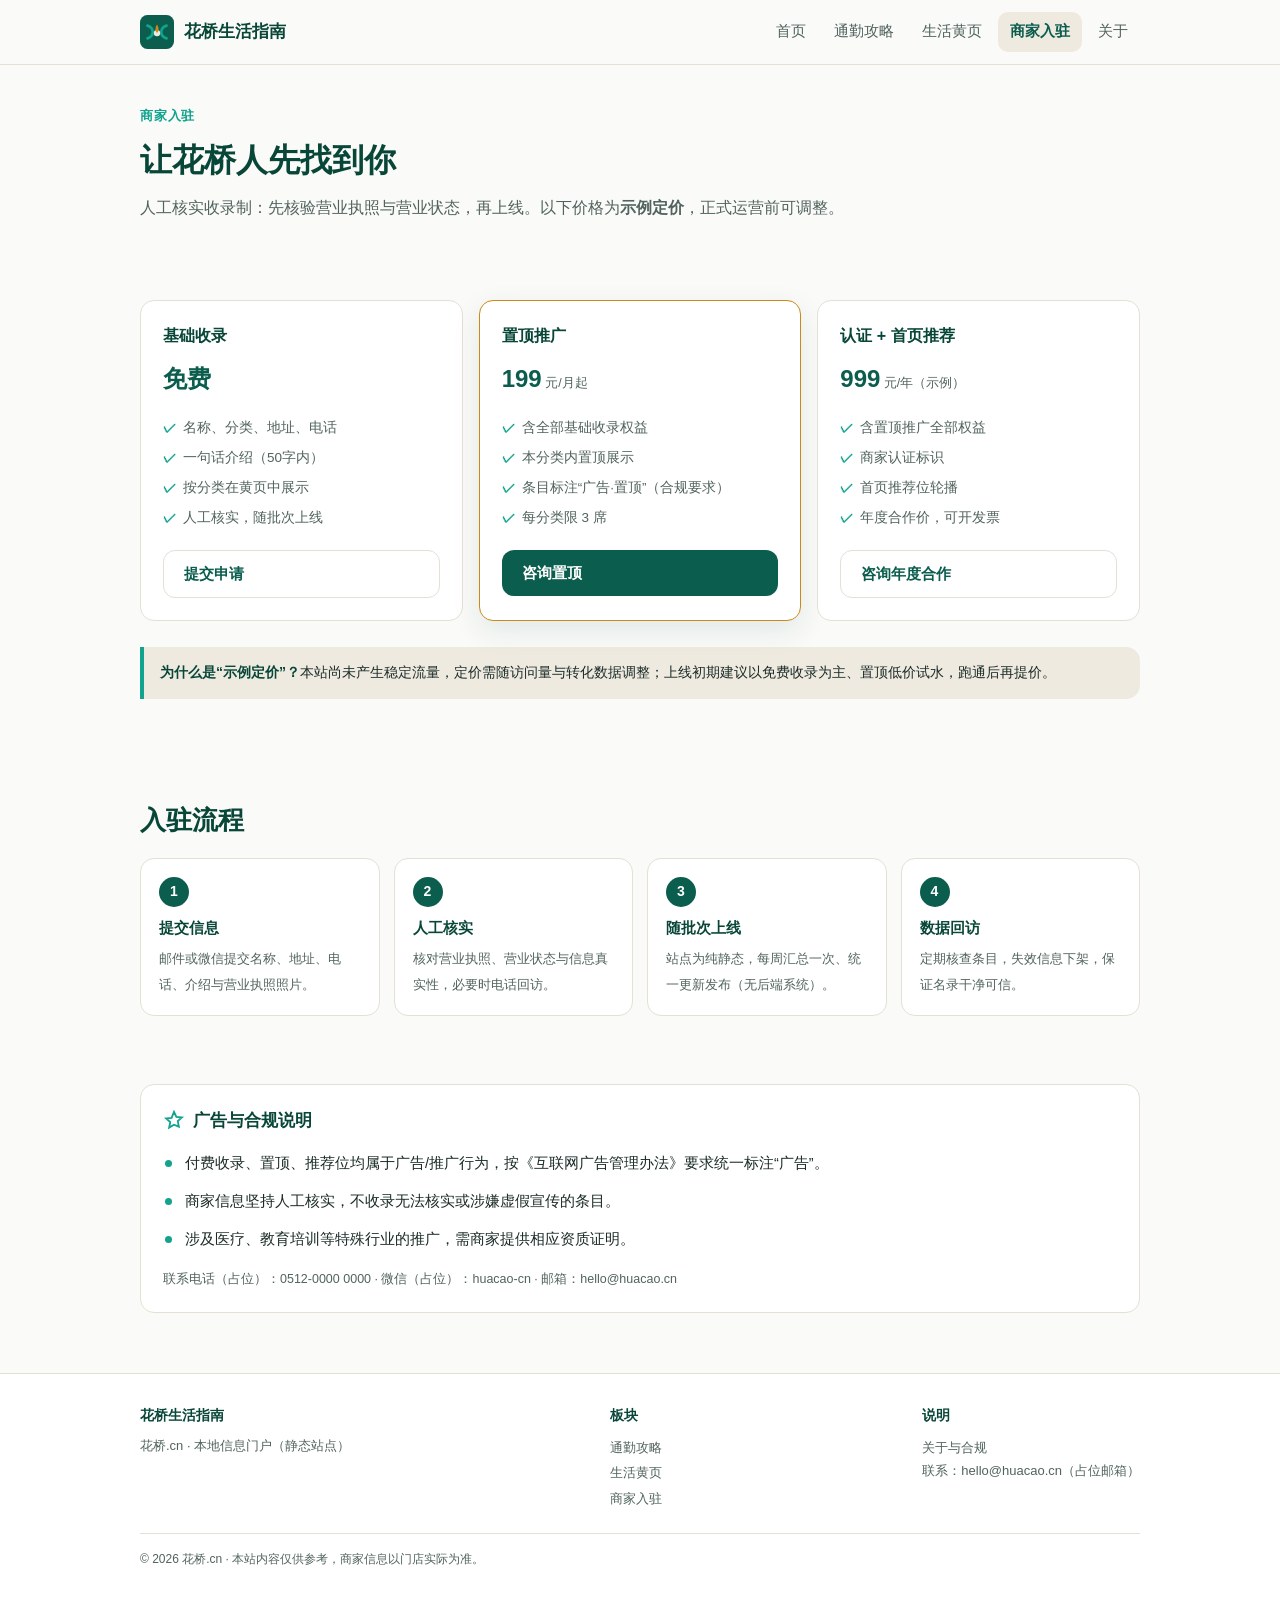
<file: join.html>
<!DOCTYPE html>
<html lang="zh-CN">
<head>
<meta charset="UTF-8">
<meta name="viewport" content="width=device-width, initial-scale=1.0">
<title>商家入驻 · 花桥生活指南</title>
<meta name="description" content="花桥生活指南商家入驻：免费基础收录，付费置顶与认证推广，让花桥本地生意被更多邻居找到。">
<link rel="icon" type="image/svg+xml" href="data:image/svg+xml,%3Csvg xmlns='http://www.w3.org/2000/svg' viewBox='0 0 64 64'%3E%3Crect width='64' height='64' rx='14' fill='%230B5D4E'/%3E%3Cpath d='M14 44c6-2 10-6 10-12s-4-10-10-12' stroke='%2312A38F' stroke-width='5' fill='none' stroke-linecap='round'/%3E%3Cpath d='M50 44c-6-2-10-6-10-12s4-10 10-12' stroke='%2312A38F' stroke-width='5' fill='none' stroke-linecap='round'/%3E%3Ccircle cx='32' cy='34' r='6' fill='%23EFEAE0'/%3E%3Cpath d='M32 18c-4 6-4 12 0 16 4-4 4-10 0-16z' fill='%23C98A1B'/%3E%3C/svg%3E">
<link rel="stylesheet" href="assets/style.css">
</head>
<body>

<header class="site-header">
  <div class="container header-inner">
    <a class="brand" href="index.html">
      <svg width="34" height="34" viewBox="0 0 64 64" aria-hidden="true">
        <rect width="64" height="64" rx="14" fill="#0B5D4E"/>
        <path d="M14 44c6-2 10-6 10-12s-4-10-10-12" stroke="#12A38F" stroke-width="5" fill="none" stroke-linecap="round"/>
        <path d="M50 44c-6-2-10-6-10-12s4-10 10-12" stroke="#12A38F" stroke-width="5" fill="none" stroke-linecap="round"/>
        <circle cx="32" cy="34" r="6" fill="#EFEAE0"/>
        <path d="M32 18c-4 6-4 12 0 16 4-4 4-10 0-16z" fill="#C98A1B"/>
      </svg>
      花桥生活指南
    </a>
    <nav class="nav">
      <a href="index.html">首页</a>
      <a href="commute.html">通勤攻略</a>
      <a href="directory.html">生活黄页</a>
      <a href="join.html" class="active">商家入驻</a>
      <a href="about.html">关于</a>
    </nav>
  </div>
</header>

<section class="page-hero">
  <div class="container">
    <div class="kicker">商家入驻</div>
    <h1>让花桥人先找到你</h1>
    <p class="sub">人工核实收录制：先核验营业执照与营业状态，再上线。以下价格为<strong>示例定价</strong>，正式运营前可调整。</p>
  </div>
</section>

<section class="section">
  <div class="container">
    <div class="plans">
      <div class="plan">
        <h4>基础收录</h4>
        <div class="price">免费</div>
        <ul>
          <li>名称、分类、地址、电话</li>
          <li>一句话介绍（50字内）</li>
          <li>按分类在黄页中展示</li>
          <li>人工核实，随批次上线</li>
        </ul>
        <a class="btn btn-ghost" href="mailto:hello@huacao.cn?subject=基础收录申请">提交申请</a>
      </div>
      <div class="plan hot">
        <h4>置顶推广</h4>
        <div class="price">199<small> 元/月起</small></div>
        <ul>
          <li>含全部基础收录权益</li>
          <li>本分类内置顶展示</li>
          <li>条目标注“广告·置顶”（合规要求）</li>
          <li>每分类限 3 席</li>
        </ul>
        <a class="btn btn-primary" href="mailto:hello@huacao.cn?subject=置顶推广咨询">咨询置顶</a>
      </div>
      <div class="plan">
        <h4>认证 + 首页推荐</h4>
        <div class="price">999<small> 元/年（示例）</small></div>
        <ul>
          <li>含置顶推广全部权益</li>
          <li>商家认证标识</li>
          <li>首页推荐位轮播</li>
          <li>年度合作价，可开发票</li>
        </ul>
        <a class="btn btn-ghost" href="mailto:hello@huacao.cn?subject=年度合作咨询">咨询年度合作</a>
      </div>
    </div>

    <div class="tip" style="margin-top:26px">
      <b>为什么是“示例定价”？</b>本站尚未产生稳定流量，定价需随访问量与转化数据调整；上线初期建议以免费收录为主、置顶低价试水，跑通后再提价。
    </div>
  </div>
</section>

<section class="section-tight">
  <div class="container">
    <h2 class="title">入驻流程</h2>
    <div class="steps">
      <div class="step">
        <div class="num">1</div>
        <b>提交信息</b>
        <span>邮件或微信提交名称、地址、电话、介绍与营业执照照片。</span>
      </div>
      <div class="step">
        <div class="num">2</div>
        <b>人工核实</b>
        <span>核对营业执照、营业状态与信息真实性，必要时电话回访。</span>
      </div>
      <div class="step">
        <div class="num">3</div>
        <b>随批次上线</b>
        <span>站点为纯静态，每周汇总一次、统一更新发布（无后端系统）。</span>
      </div>
      <div class="step">
        <div class="num">4</div>
        <b>数据回访</b>
        <span>定期核查条目，失效信息下架，保证名录干净可信。</span>
      </div>
    </div>
  </div>
</section>

<section class="section-tight">
  <div class="container">
    <div class="panel">
      <h3>
        <svg width="22" height="22" viewBox="0 0 24 24" fill="none" stroke="currentColor" stroke-width="2" stroke-linecap="round"><path d="M12 2l2.6 5.6 6 .6-4.5 4 1.2 6L12 16l-5.3 3.2 1.2-6-4.5-4 6-.6z"/></svg>
        广告与合规说明
      </h3>
      <ul>
        <li>付费收录、置顶、推荐位均属于广告/推广行为，按《互联网广告管理办法》要求统一标注“广告”。</li>
        <li>商家信息坚持人工核实，不收录无法核实或涉嫌虚假宣传的条目。</li>
        <li>涉及医疗、教育培训等特殊行业的推广，需商家提供相应资质证明。</li>
      </ul>
      <p class="note">联系电话（占位）：0512-0000 0000 · 微信（占位）：huacao-cn · 邮箱：hello@huacao.cn</p>
    </div>
  </div>
</section>

<footer class="site-footer">
  <div class="container">
    <div class="footer-inner">
      <div class="col">
        <b>花桥生活指南</b>
        <span>花桥.cn · 本地信息门户（静态站点）</span>
      </div>
      <div class="col">
        <b>板块</b>
        <a href="commute.html">通勤攻略</a>
        <a href="directory.html">生活黄页</a>
        <a href="join.html">商家入驻</a>
      </div>
      <div class="col">
        <b>说明</b>
        <a href="about.html">关于与合规</a>
        <span>联系：hello@huacao.cn（占位邮箱）</span>
      </div>
    </div>
    <div class="copyright">© 2026 花桥.cn · 本站内容仅供参考，商家信息以门店实际为准。</div>
  </div>
</footer>

</body>
</html>
</file>
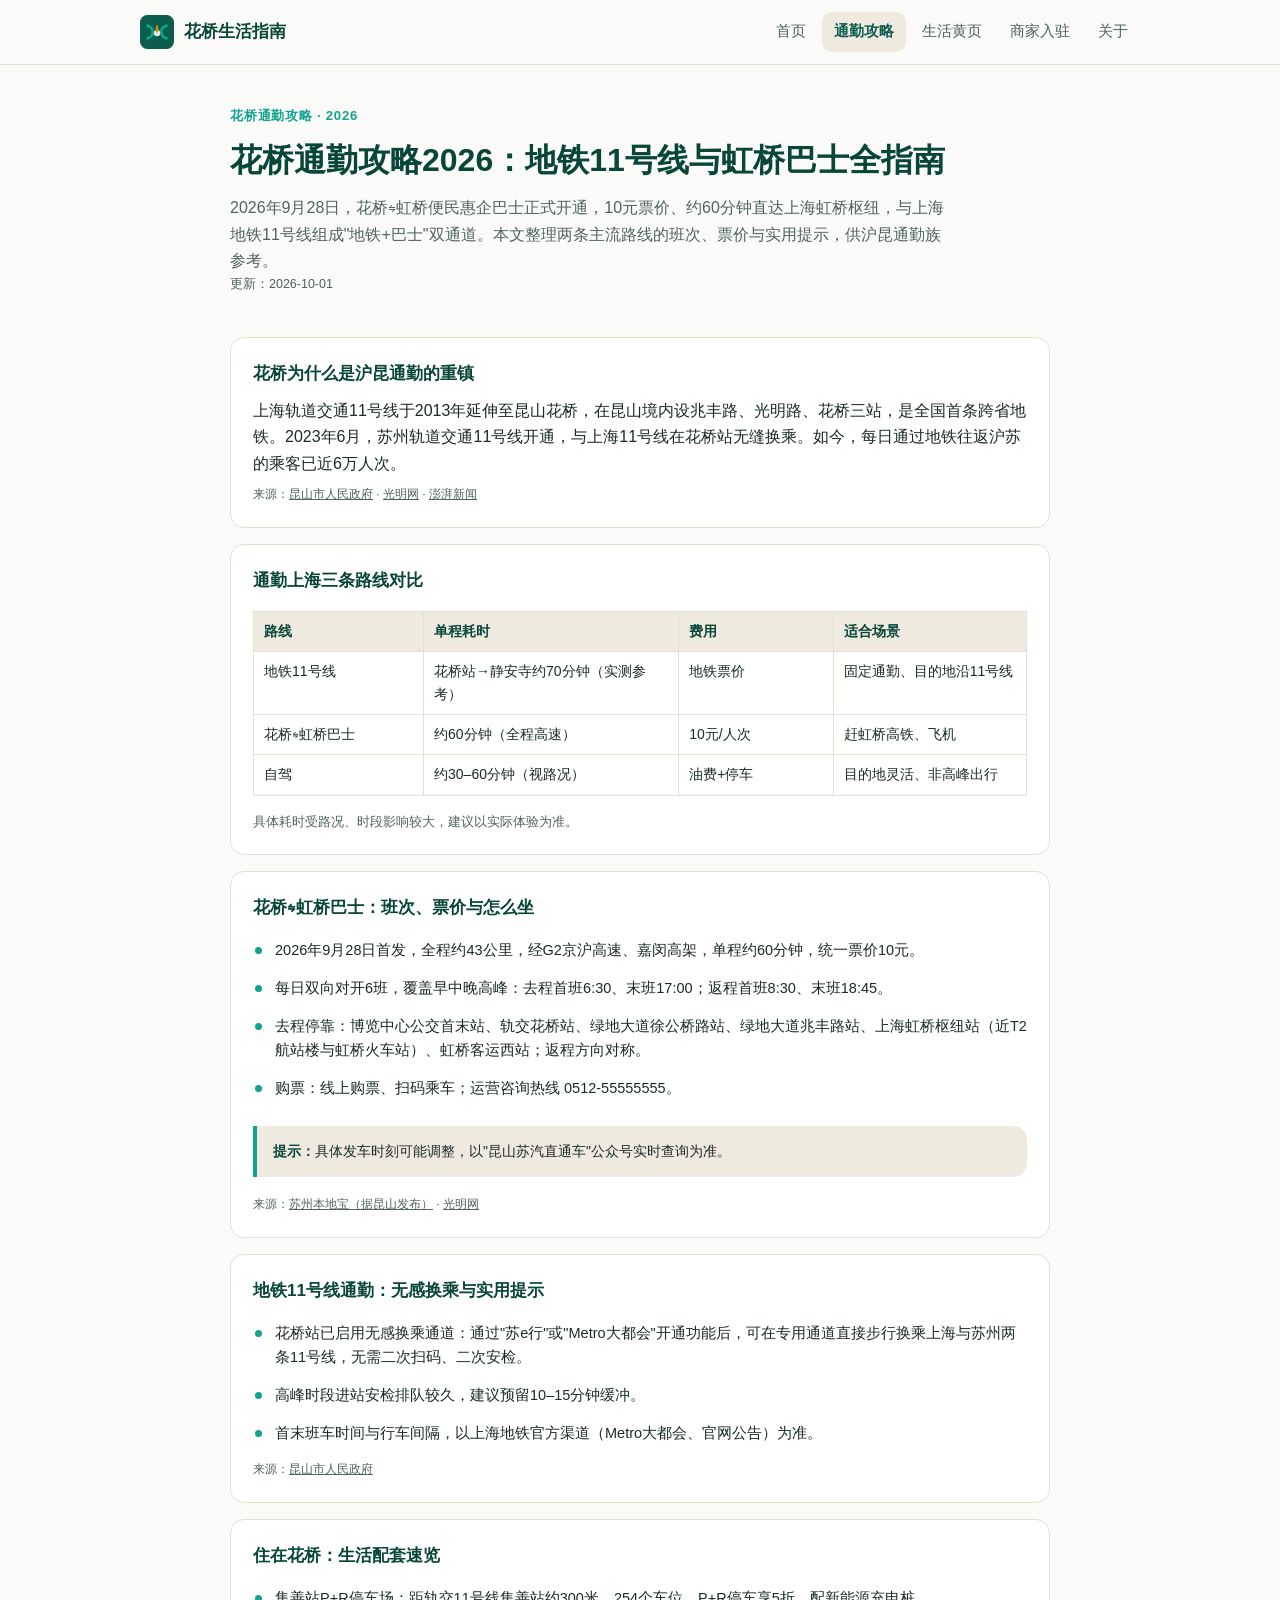
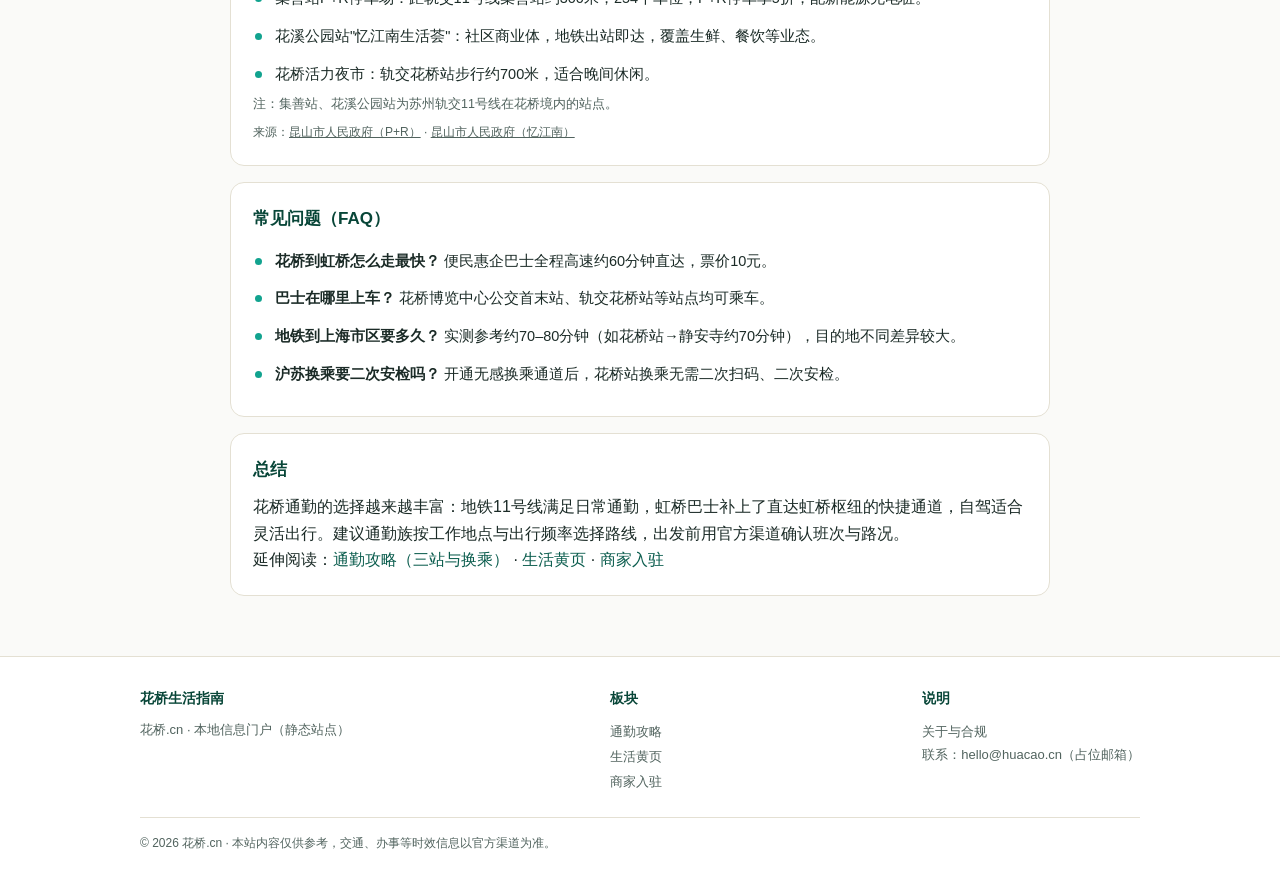
<file: tongqin-hongqiao-2026.html>
<!DOCTYPE html>
<html lang="zh-CN">
<head>
<meta charset="UTF-8">
<meta name="viewport" content="width=device-width, initial-scale=1.0">
<title>花桥通勤攻略2026：地铁11号线与虹桥巴士全指南 · 花桥生活指南</title>
<meta name="description" content="花桥通勤攻略2026：虹桥巴士10元直达虹桥枢纽、地铁11号线无感换乘，附班次票价与生活配套，沪昆通勤族收藏备用。">
<link rel="icon" type="image/svg+xml" href="data:image/svg+xml,%3Csvg xmlns='http://www.w3.org/2000/svg' viewBox='0 0 64 64'%3E%3Crect width='64' height='64' rx='14' fill='%230B5D4E'/%3E%3Cpath d='M14 44c6-2 10-6 10-12s-4-10-10-12' stroke='%2312A38F' stroke-width='5' fill='none' stroke-linecap='round'/%3E%3Cpath d='M50 44c-6-2-10-6-10-12s4-10 10-12' stroke='%2312A38F' stroke-width='5' fill='none' stroke-linecap='round'/%3E%3Ccircle cx='32' cy='34' r='6' fill='%23EFEAE0'/%3E%3Cpath d='M32 18c-4 6-4 12 0 16 4-4 4-10 0-16z' fill='%23C98A1B'/%3E%3C/svg%3E">
<link rel="stylesheet" href="assets/style.css">
<style>
  .article-head{max-width:720px}
  .panel h2{font-size:17px;color:var(--brand-deep);margin-bottom:10px;display:flex;align-items:center;gap:8px}
</style>
</head>
<body>

<header class="site-header">
  <div class="container header-inner">
    <a class="brand" href="index.html">
      <svg width="34" height="34" viewBox="0 0 64 64" aria-hidden="true">
        <rect width="64" height="64" rx="14" fill="#0B5D4E"/>
        <path d="M14 44c6-2 10-6 10-12s-4-10-10-12" stroke="#12A38F" stroke-width="5" fill="none" stroke-linecap="round"/>
        <path d="M50 44c-6-2-10-6-10-12s4-10 10-12" stroke="#12A38F" stroke-width="5" fill="none" stroke-linecap="round"/>
        <circle cx="32" cy="34" r="6" fill="#EFEAE0"/>
        <path d="M32 18c-4 6-4 12 0 16 4-4 4-10 0-16z" fill="#C98A1B"/>
      </svg>
      花桥生活指南
    </a>
    <nav class="nav">
      <a href="index.html">首页</a>
      <a href="commute.html" class="active">通勤攻略</a>
      <a href="directory.html">生活黄页</a>
      <a href="join.html">商家入驻</a>
      <a href="about.html">关于</a>
    </nav>
  </div>
</header>

<main class="container" style="max-width:860px">

<article>
  <section class="page-hero article-head">
    <div class="kicker">花桥通勤攻略 · 2026</div>
    <h1>花桥通勤攻略2026：地铁11号线与虹桥巴士全指南</h1>
    <p class="sub">2026年9月28日，花桥⇋虹桥便民惠企巴士正式开通，10元票价、约60分钟直达上海虹桥枢纽，与上海地铁11号线组成"地铁+巴士"双通道。本文整理两条主流路线的班次、票价与实用提示，供沪昆通勤族参考。</p>
    <p class="small-note">更新：2026-10-01</p>
  </section>

  <section class="section-tight">
    <div class="panel">
      <h2>花桥为什么是沪昆通勤的重镇</h2>
      <p>上海轨道交通11号线于2013年延伸至昆山花桥，在昆山境内设兆丰路、光明路、花桥三站，是全国首条跨省地铁。2023年6月，苏州轨道交通11号线开通，与上海11号线在花桥站无缝换乘。如今，每日通过地铁往返沪苏的乘客已近6万人次。</p>
      <p class="src-line">来源：<a href="https://www.ks.gov.cn/kss/qzkx/202605/da55a5c8fcf347109a17e05f749c39f7.shtml">昆山市人民政府</a> · <a href="https://m.gmw.cn/2026-09/29/content_1304569709.htm">光明网</a> · <a href="https://m.thepaper.cn/wifiKey_detail.jsp?contid=2271595&from=wifiKey">澎湃新闻</a></p>
    </div>

    <div class="panel">
      <h2>通勤上海三条路线对比</h2>
      <table>
        <colgroup><col style="width:22%"><col style="width:33%"><col style="width:20%"><col style="width:25%"></colgroup>
        <tr><th>路线</th><th>单程耗时</th><th>费用</th><th>适合场景</th></tr>
        <tr><td>地铁11号线</td><td>花桥站→静安寺约70分钟（实测参考）</td><td>地铁票价</td><td>固定通勤、目的地沿11号线</td></tr>
        <tr><td>花桥⇋虹桥巴士</td><td>约60分钟（全程高速）</td><td>10元/人次</td><td>赶虹桥高铁、飞机</td></tr>
        <tr><td>自驾</td><td>约30–60分钟（视路况）</td><td>油费+停车</td><td>目的地灵活、非高峰出行</td></tr>
      </table>
      <p class="small-note">具体耗时受路况、时段影响较大，建议以实际体验为准。</p>
    </div>

    <div class="panel">
      <h2>花桥⇋虹桥巴士：班次、票价与怎么坐</h2>
      <ul>
        <li>2026年9月28日首发，全程约43公里，经G2京沪高速、嘉闵高架，单程约60分钟，统一票价10元。</li>
        <li>每日双向对开6班，覆盖早中晚高峰：去程首班6:30、末班17:00；返程首班8:30、末班18:45。</li>
        <li>去程停靠：博览中心公交首末站、轨交花桥站、绿地大道徐公桥路站、绿地大道兆丰路站、上海虹桥枢纽站（近T2航站楼与虹桥火车站）、虹桥客运西站；返程方向对称。</li>
        <li>购票：线上购票、扫码乘车；运营咨询热线 0512-55555555。</li>
      </ul>
      <div class="tip"><b>提示：</b>具体发车时刻可能调整，以"昆山苏汽直通车"公众号实时查询为准。</div>
      <p class="src-line">来源：<a href="http://suzhou.bendibao.com/traffic/2026929/139350.shtm">苏州本地宝（据昆山发布）</a> · <a href="https://m.gmw.cn/2026-09/29/content_1304569709.htm">光明网</a></p>
    </div>

    <div class="panel">
      <h2>地铁11号线通勤：无感换乘与实用提示</h2>
      <ul>
        <li>花桥站已启用无感换乘通道：通过"苏e行"或"Metro大都会"开通功能后，可在专用通道直接步行换乘上海与苏州两条11号线，无需二次扫码、二次安检。</li>
        <li>高峰时段进站安检排队较久，建议预留10–15分钟缓冲。</li>
        <li>首末班车时间与行车间隔，以上海地铁官方渠道（Metro大都会、官网公告）为准。</li>
      </ul>
      <p class="src-line">来源：<a href="https://www.ks.gov.cn/kss/qzkx/202605/da55a5c8fcf347109a17e05f749c39f7.shtml">昆山市人民政府</a></p>
    </div>

    <div class="panel">
      <h2>住在花桥：生活配套速览</h2>
      <ul>
        <li>集善站P+R停车场：距轨交11号线集善站约300米，254个车位，P+R停车享5折，配新能源充电桩。</li>
        <li>花溪公园站"忆江南生活荟"：社区商业体，地铁出站即达，覆盖生鲜、餐饮等业态。</li>
        <li>花桥活力夜市：轨交花桥站步行约700米，适合晚间休闲。</li>
      </ul>
      <p class="small-note">注：集善站、花溪公园站为苏州轨交11号线在花桥境内的站点。</p>
      <p class="src-line">来源：<a href="https://www.ks.gov.cn/kss/qzkx/202607/142956de4e3243138af74d0c914e223b.shtml">昆山市人民政府（P+R）</a> · <a href="http://www.ks.gov.cn/kss/qzkx/202605/dfa64e4896a4448d949dec70889183a8.shtml">昆山市人民政府（忆江南）</a></p>
    </div>

    <div class="panel">
      <h2>常见问题（FAQ）</h2>
      <ul>
        <li><b>花桥到虹桥怎么走最快？</b> 便民惠企巴士全程高速约60分钟直达，票价10元。</li>
        <li><b>巴士在哪里上车？</b> 花桥博览中心公交首末站、轨交花桥站等站点均可乘车。</li>
        <li><b>地铁到上海市区要多久？</b> 实测参考约70–80分钟（如花桥站→静安寺约70分钟），目的地不同差异较大。</li>
        <li><b>沪苏换乘要二次安检吗？</b> 开通无感换乘通道后，花桥站换乘无需二次扫码、二次安检。</li>
      </ul>
    </div>

    <div class="panel">
      <h2>总结</h2>
      <p>花桥通勤的选择越来越丰富：地铁11号线满足日常通勤，虹桥巴士补上了直达虹桥枢纽的快捷通道，自驾适合灵活出行。建议通勤族按工作地点与出行频率选择路线，出发前用官方渠道确认班次与路况。</p>
      <p>延伸阅读：<a href="commute.html">通勤攻略（三站与换乘）</a> · <a href="directory.html">生活黄页</a> · <a href="join.html">商家入驻</a></p>
    </div>
  </section>
</article>

</main>

<footer class="site-footer">
  <div class="container">
    <div class="footer-inner">
      <div class="col">
        <b>花桥生活指南</b>
        <span>花桥.cn · 本地信息门户（静态站点）</span>
      </div>
      <div class="col">
        <b>板块</b>
        <a href="commute.html">通勤攻略</a>
        <a href="directory.html">生活黄页</a>
        <a href="join.html">商家入驻</a>
      </div>
      <div class="col">
        <b>说明</b>
        <a href="about.html">关于与合规</a>
        <span>联系：hello@huacao.cn（占位邮箱）</span>
      </div>
    </div>
    <div class="copyright">© 2026 花桥.cn · 本站内容仅供参考，交通、办事等时效信息以官方渠道为准。</div>
  </div>
</footer>

</body>
</html>
</file>
<file: assets/style.css>
/* ===== 花桥生活指南 · 站点样式（移动优先，纯静态） ===== */
:root{
  --bg:#FAFAF8;            /* 页面底色 冷白 */
  --ink:#1B2B27;           /* 正文 深墨绿 */
  --ink-soft:#51635E;      /* 次要文字 */
  --brand:#0B5D4E;         /* 主色 江南青绿 */
  --brand-deep:#084638;
  --teal:#12A38F;          /* 强调青 */
  --sand:#EFEAE0;          /* 米沙色 区块底 */
  --line:#E4E0D3;          /* 分隔线 */
  --accent:#C98A1B;        /* 秋桂金 CTA/点缀 */
  --white:#FFFFFF;
  --radius:14px;
  --shadow:0 10px 28px rgba(11,93,78,.10);
  --font:"PingFang SC","Microsoft YaHei","Noto Sans SC","Source Han Sans SC",sans-serif;
}
*{box-sizing:border-box;margin:0;padding:0}
html{scroll-behavior:smooth}
body{background:var(--bg);color:var(--ink);font-family:var(--font);line-height:1.65;-webkit-font-smoothing:antialiased}
img,svg{display:block;max-width:100%}
a{color:var(--brand);text-decoration:none}
a:hover{color:var(--teal)}
.container{max-width:1040px;margin:0 auto;padding:0 20px}

/* ===== 顶部导航 ===== */
.site-header{border-bottom:1px solid var(--line);background:rgba(250,250,248,.94);position:sticky;top:0;z-index:20}
.header-inner{display:flex;align-items:center;justify-content:space-between;height:64px}
.brand{display:flex;align-items:center;gap:10px;font-weight:700;font-size:17px;color:var(--brand-deep)}
.brand svg{flex:none}
.nav{display:flex;align-items:center;gap:4px}
.nav a{display:block;padding:8px 12px;border-radius:10px;color:var(--ink-soft);font-size:14.5px;font-weight:500}
.nav a:hover{color:var(--brand);background:var(--sand)}
.nav a.active{color:var(--brand);background:var(--sand);font-weight:600}
.nav-cta{background:var(--brand);color:var(--white)!important;border-radius:10px;padding:8px 14px;font-weight:600}
.nav-cta:hover{background:var(--brand-deep)}

/* ===== 通用区块 ===== */
.section{padding:52px 0}
.section-tight{padding:34px 0}
.kicker{color:var(--teal);font-size:13px;font-weight:700;letter-spacing:.06em;margin-bottom:8px}
h2.title{font-size:26px;line-height:1.35;color:var(--brand-deep);margin-bottom:10px}
.lead{color:var(--ink-soft);max-width:680px;margin-bottom:22px}
.lede{color:var(--ink-soft);font-size:15px}

/* ===== Hero ===== */
.hero{position:relative;overflow:hidden;background:linear-gradient(180deg,#EDF4F1 0%,var(--bg) 100%);padding:64px 0 40px}
.hero::after{content:"";position:absolute;right:-120px;top:-160px;width:420px;height:420px;border-radius:50%;background:radial-gradient(circle at center,rgba(18,163,143,.16),transparent 65%);pointer-events:none}
.hero-inner{position:relative;z-index:1;max-width:820px}
.hero h1{font-size:40px;line-height:1.25;color:var(--brand-deep);letter-spacing:-.01em;margin:6px 0 14px}
.hero .sub{font-size:17px;color:var(--ink-soft);max-width:640px;margin-bottom:24px}
.hero-cta{display:flex;gap:12px;flex-wrap:wrap}
.btn{display:inline-flex;align-items:center;gap:8px;padding:11px 20px;border-radius:12px;font-weight:600;font-size:15px;cursor:pointer;border:0;transition:transform .12s ease}
.btn:hover{transform:translateY(-1px)}
.btn-primary{background:var(--brand);color:var(--white)}
.btn-primary:hover{background:var(--brand-deep);color:var(--white)}
.btn-ghost{background:var(--white);color:var(--brand);border:1px solid var(--line)}
.btn-ghost:hover{border-color:var(--teal);color:var(--teal);background:var(--white)}
.hero-bridge{margin-top:34px}

/* ===== 数据条 ===== */
.stats{display:grid;grid-template-columns:repeat(4,1fr);gap:14px;margin-top:30px}
.stat{background:var(--white);border:1px solid var(--line);border-radius:var(--radius);padding:16px 18px}
.stat b{display:block;font-size:26px;color:var(--brand);line-height:1.2}
.stat span{font-size:12.5px;color:var(--ink-soft)}
@media(max-width:720px){.stats{grid-template-columns:repeat(2,1fr)}}

/* ===== 卡片网格 ===== */
.grid{display:grid;grid-template-columns:repeat(4,1fr);gap:16px}
.card{background:var(--white);border:1px solid var(--line);border-radius:var(--radius);padding:20px;display:block;transition:box-shadow .15s ease,border-color .15s ease}
.card:hover{box-shadow:var(--shadow);border-color:rgba(18,163,143,.45)}
.card h3{font-size:16px;color:var(--brand-deep);margin:10px 0 6px}
.card p{font-size:13.5px;color:var(--ink-soft);line-height:1.6}
.card .ico{color:var(--teal)}
@media(max-width:860px){.grid{grid-template-columns:repeat(2,1fr)}}
@media(max-width:520px){.grid{grid-template-columns:1fr 1fr}}
@media(max-width:380px){.grid{grid-template-columns:1fr}}

/* ===== 双栏 ===== */
.split{display:grid;grid-template-columns:1.1fr .9fr;gap:32px;align-items:start}
@media(max-width:760px){.split{grid-template-columns:1fr}}

/* ===== 列表 / 面板 ===== */
.panel{background:var(--white);border:1px solid var(--line);border-radius:var(--radius);padding:22px;margin-bottom:16px}
.panel h3{font-size:17px;color:var(--brand-deep);margin-bottom:10px;display:flex;align-items:center;gap:8px}
.panel h3 svg{color:var(--teal);flex:none}
.panel ul{list-style:none;margin:0}
.panel li{padding:7px 0 7px 22px;position:relative;font-size:14.5px;color:var(--ink)}
.panel li::before{content:"";position:absolute;left:2px;top:15px;width:7px;height:7px;border-radius:50%;background:var(--teal)}
.panel .note{margin-top:10px;font-size:12.5px;color:var(--ink-soft)}

/* ===== 站点卡片（黄页） ===== */
.biz-list{display:grid;grid-template-columns:repeat(2,1fr);gap:14px;margin-top:18px}
.biz{background:var(--white);border:1px solid var(--line);border-radius:var(--radius);padding:16px 18px;display:flex;gap:14px;align-items:flex-start}
.biz .tag{flex:none;font-size:11.5px;background:var(--sand);color:var(--brand);border-radius:8px;padding:3px 8px;font-weight:600;margin-bottom:6px;display:inline-block}
.biz h4{font-size:15.5px;color:var(--brand-deep)}
.biz p{font-size:13px;color:var(--ink-soft);margin-top:4px}
.biz .phone{font-size:13px;color:var(--teal);font-weight:600;margin-top:6px}
.biz.featured{border-color:rgba(201,138,27,.55);background:linear-gradient(180deg,#FFFDF6,var(--white))}
.biz.featured .tag{background:var(--accent);color:var(--white)}
@media(max-width:640px){.biz-list{grid-template-columns:1fr}}

/* ===== 筛选按钮 ===== */
.filters{display:flex;gap:8px;flex-wrap:wrap;margin:18px 0 4px}
.filters button{border:1px solid var(--line);background:var(--white);border-radius:999px;padding:7px 15px;font-size:13.5px;color:var(--ink-soft);cursor:pointer;font-family:var(--font)}
.filters button.on{background:var(--brand);border-color:var(--brand);color:var(--white);font-weight:600}

/* ===== 价格表 ===== */
.plans{display:grid;grid-template-columns:repeat(3,1fr);gap:16px;margin-top:18px}
.plan{border:1px solid var(--line);border-radius:var(--radius);padding:22px;background:var(--white);display:flex;flex-direction:column}
.plan.hot{border-color:var(--accent);box-shadow:var(--shadow)}
.plan h4{font-size:16px;color:var(--brand-deep)}
.plan .price{margin:10px 0 4px;font-size:24px;color:var(--brand);font-weight:700}
.plan .price small{font-size:12.5px;color:var(--ink-soft);font-weight:400}
.plan ul{list-style:none;margin:10px 0 16px}
.plan li{font-size:13.5px;color:var(--ink-soft);padding:4px 0 4px 20px;position:relative}
.plan li::before{content:"✓";position:absolute;left:0;color:var(--teal);font-weight:700}
@media(max-width:720px){.plans{grid-template-columns:1fr}}

/* ===== 步骤条 ===== */
.steps{display:grid;grid-template-columns:repeat(4,1fr);gap:14px;margin-top:20px}
.step{position:relative;background:var(--white);border:1px solid var(--line);border-radius:var(--radius);padding:18px}
.step .num{width:30px;height:30px;border-radius:50%;background:var(--brand);color:var(--white);display:flex;align-items:center;justify-content:center;font-weight:700;font-size:14px;margin-bottom:10px}
.step b{display:block;font-size:14.5px;color:var(--brand-deep);margin-bottom:4px}
.step span{font-size:13px;color:var(--ink-soft)}
@media(max-width:720px){.steps{grid-template-columns:1fr 1fr}}
@media(max-width:380px){.steps{grid-template-columns:1fr}}

/* ===== 提示框 ===== */
.tip{background:var(--sand);border-left:4px solid var(--teal);border-radius:0 var(--radius) var(--radius) 0;padding:14px 16px;font-size:14px;color:var(--ink);margin:18px 0}
.tip.warn{border-left-color:var(--accent)}
.tip b{color:var(--brand-deep)}

/* ===== 页脚 ===== */
.site-footer{border-top:1px solid var(--line);background:var(--white);padding:30px 0 34px;margin-top:10px}
.footer-inner{display:flex;justify-content:space-between;gap:24px;flex-wrap:wrap;font-size:13px;color:var(--ink-soft)}
.footer-inner .col b{display:block;color:var(--brand-deep);margin-bottom:8px;font-size:14px}
.footer-inner a{display:block;color:var(--ink-soft);padding:2px 0}
.footer-inner a:hover{color:var(--brand)}
.copyright{margin-top:22px;font-size:12px;color:var(--ink-soft);border-top:1px solid var(--line);padding-top:16px}

/* ===== 表格 ===== */
table{width:100%;border-collapse:collapse;margin:16px 0;font-size:14px;table-layout:fixed}
th,td{border:1px solid var(--line);padding:8px 10px;text-align:left;vertical-align:top}
th{background:var(--sand);color:var(--brand-deep);font-weight:600}
@media(max-width:560px){table{font-size:12.5px}}

/* ===== 杂项 ===== */
.page-hero{padding:40px 0 8px}
.page-hero h1{font-size:32px;color:var(--brand-deep)}
.page-hero .sub{color:var(--ink-soft);margin-top:8px;max-width:720px}
.small-note{font-size:12.5px;color:var(--ink-soft)}
.src-line{font-size:12px;color:var(--ink-soft);margin-top:8px}
.src-line a{color:var(--ink-soft);text-decoration:underline}
</file>
